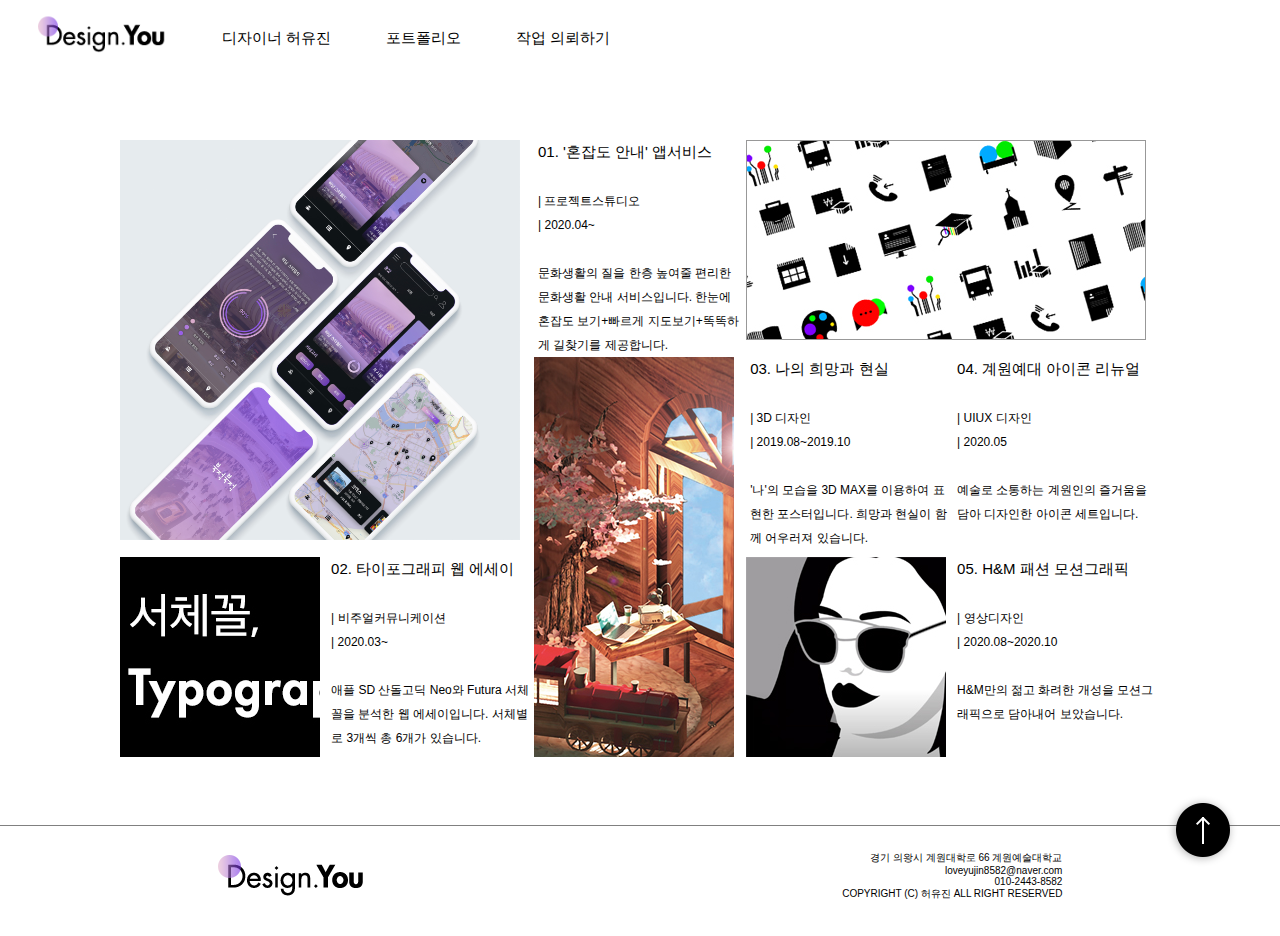
<file: index.html>
<!DOCTYPE html><!-- 21961129 허유진 -->
<html lang="en" dir="ltr">
  <head>
    <meta charset="utf-8">
    <title>허유진의 포트폴리오</title>
    <style media="screen">
      p {
        color:black;
        font-family:"Noto Sans KR" , sans-serif;
        font-size:12px;
        font-weight: normal;
        line-height: 200%;
        vertical-align: text-top;
        margin: 0 0 0 2%;
      }
      table,tr,td {
        border-collapse:collapse;
      }
      table {
        width:1040px;
        margin:0 auto%;
      }
      td {
        width:200px;
        height:200px;
        vertical-align: top;
      }
      #gutter {
        width:5px;
      }
      #table span {
        font-size:15px;
        font-family: 'Noto Sans KR', sans-serif;
        font-weight: 500;
      }
    </style>
  </head>
  <body>
    <link type="text/css" rel="stylesheet" href="./css.css"></link>
    <link href="https://fonts.googleapis.com/css2?family=NotoSerifKR&display=swap" rel="stylesheet">
    <link href="https://fonts.googleapis.com/css2?family=NotoSansKR&display=swap" rel="stylesheet">
    <ul id="menu">
     <li><a href="./index.html"><img id="logo" src="./logo.png"></a></li>
     <li><a href="./index_me_about.html">디자이너 허유진</a></li>
     <li><a href="./index_portfolio_main.html">포트폴리오</a></li>
     <li><a href="./index_request.html">작업 의뢰하기</a></li>
    </ul>
   <center>
    <table id="table">
      <tr>
        <td colspan="2" rowspan="2"><a href="index_portfolio_1.html"><img src="./main1.jpg" width="400px"><a/></td>
        <td><p><span><a href="index_portfolio_1.html">01. '혼잡도 안내' 앱서비스</a></span>
            <br><br>| 프로젝트스튜디오<br>| 2020.04~<br><br>
            문화생활의 질을 한층 높여줄 편리한 문화생활 안내 서비스입니다. 한눈에 혼잡도 보기+빠르게 지도보기+똑똑하게 길찾기를 제공합니다.</p></td>
        <td rowspan="3" id="gutter"></td>
        <td colspan="2"><a href="index_portfolio_4.html"><img src="./main4.jpg"></a></td>
      </tr>
      <tr>
        <td rowspan="2"><a href="index_portfolio_3.html"><img src="./main3.jpg"></a></td>
        <td><p><span><a href="index_portfolio_3.html">03. 나의 희망과 현실</a></span>
            <br><br>| 3D 디자인<br>| 2019.08~2019.10<br><br>
            '나'의 모습을 3D MAX를 이용하여 표현한 포스터입니다. 희망과 현실이 함께 어우러져 있습니다.</p></td>
        <td><p><span><a href="index_portfolio_4.html">04. 계원예대 아이콘 리뉴얼</a></span>
            <br><br>| UIUX 디자인<br>| 2020.05<br><br>
            예술로 소통하는 계원인의 즐거움을 담아 디자인한 아이콘 세트입니다.</p></td>
      </tr>
      <tr>
        <td><a href="index_portfolio_2.html"><img src="./main2.jpg"></a></td>
        <td><p><span><a href="index_portfolio_2.html">02. 타이포그래피 웹 에세이</a></span>
            <br><br>| 비주얼커뮤니케이션<br>| 2020.03~<br><br>
            애플 SD 산돌고딕 Neo와 Futura 서체꼴을 분석한 웹 에세이입니다. 서체별로 3개씩 총 6개가 있습니다.</p></td>
        <td><a href="index_portfolio_5.html"><img src="./main5.jpg"></a></td>
        <td><p><span><a href="index_portfolio_5.html">05. H&M 패션 모션그래픽</a></span>
            <br><br>| 영상디자인<br>| 2020.08~2020.10<br><br>
            H&M만의 젊고 화려한 개성을 모션그래픽으로 담아내어 보았습니다.<p></td>
      </tr>
    </table>
   </center>
   <footer>
    <div id='footer_box'>
     <div id='footer_logo'>
      <img src='./logo.png'>
       </div>
        <ul id='address'>
         <li>경기 의왕시 계원대학로 66 계원예술대학교</li>
         <li>loveyujin8582@naver.com</li>
         <li>010-2443-8582</li>
         <li>COPYRIGHT (C) 허유진 ALL RIGHT RESERVED</li>
        </ul>
       </div>
     </div>
    </footer>
    <a style="display:scroll; position:fixed; bottom:3%; right:3%;" href="#">
     <img src="./top_bt.png"></a>
  </body>
</html>
</file>
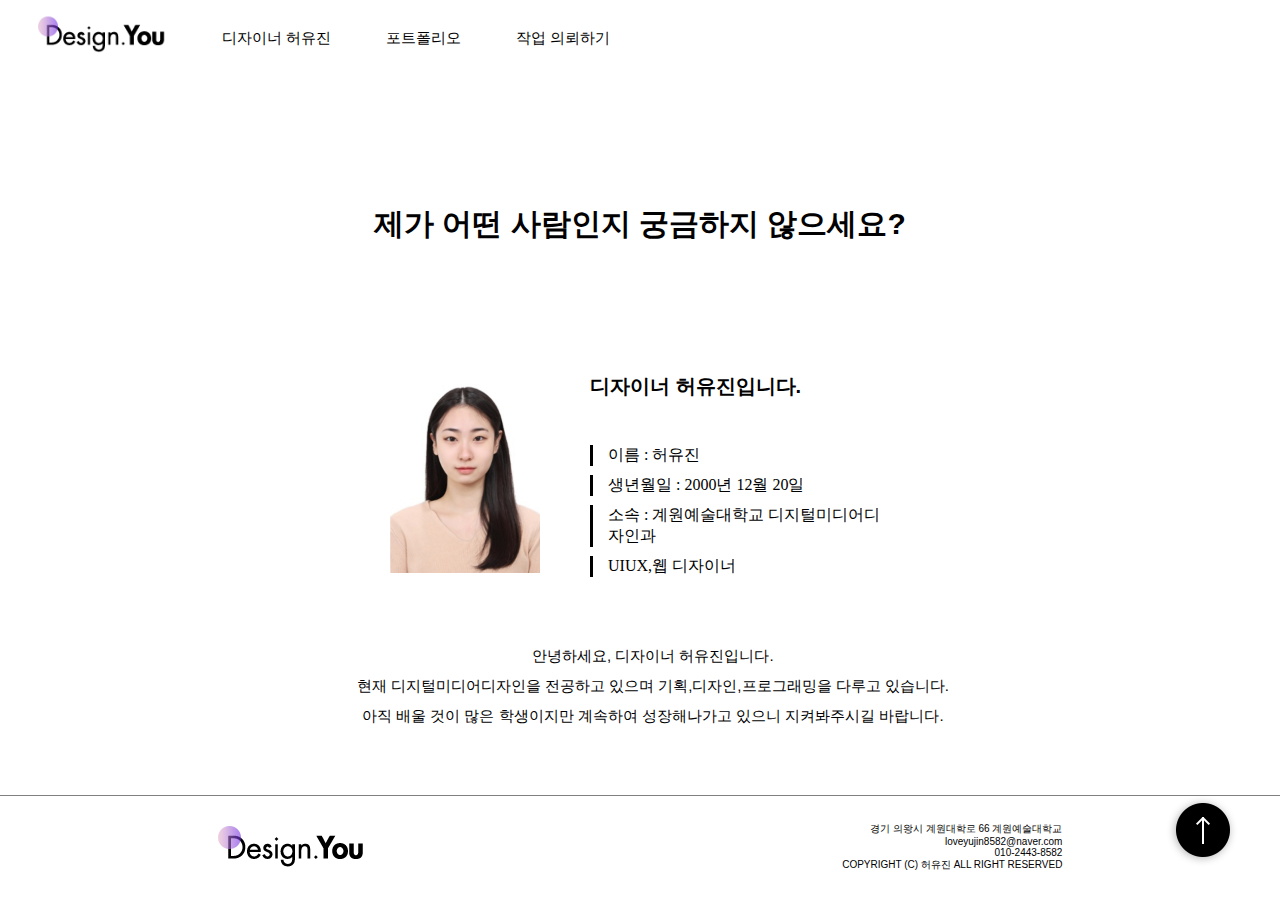
<file: index_me_about.html>
<!DOCTYPE html><!-- 21961129 허유진 -->
<html lang="en" dir="ltr">
  <head>
    <meta charset="utf-8">
    <title>디자이너 허유진 소개</title>
    <style media="screen">
      p {
        color:black;
        font-family:"Noto Sans KR" , sans-serif;
        font-size:12px;
        font-weight: normal;
        line-height: 200%;
        vertical-align: text-top;
        margin: 0 0 0 2%;
      }
      #hello {
        margin-top: 5%;
        color:black;
        font-family:"Noto Sans KR" , sans-serif;
        font-size:15px;
        font-weight: normal;
        line-height: 200%;
      }
      table,tr,td {
        border-collapse:collapse;
      }
      table {
        margin:0 auto;
      }
      #img {
        width:200px;
        vertical-align: top;
      }
      #info {
        width:300px;
      }
      td li {
        border-left: solid 3px black;
        margin-top: 3%;
        padding-left: 5%;
      }
      #table span {
        font-size:20px;
        font-family: 'Noto Sans KR', sans-serif;
        font-weight: 700;
      }
    </style>
  </head>
  <body>
    <link type="text/css" rel="stylesheet" href="./css.css"></link>
    <link href="https://fonts.googleapis.com/css2?family=NotoSerifKR&display=swap" rel="stylesheet">
    <link href="https://fonts.googleapis.com/css2?family=NotoSansKR&display=swap" rel="stylesheet">
    <ul id="menu">
     <li><a href="./index.html"><img id="logo" src="./logo.png"></a></li>
     <li><a href="./index_me_about.html"><b>디자이너 허유진</b></a></li>
     <li><a href="./index_portfolio_main.html">포트폴리오</a></li>
     <li><a href="./index_request.html">작업 의뢰하기</a></li>
    </ul>
   <center>
     <h3>제가 어떤 사람인지 궁금하지 않으세요?</h3>
     <table id="table">
       <tr>
        <td id="img"><img src="./me_2.jpg" width="150px"></td>
        <td id="info"><span>디자이너 허유진입니다.</span><br><br><br>
         <ul><li>이름 : 허유진</li>
             <li>생년월일 : 2000년 12월 20일
             <li>소속 : 계원예술대학교 디지털미디어디자인과
             <li>UIUX,웹 디자이너
         </ul></td>
       </tr>
     </table>
     <p id="hello">안녕하세요, 디자이너 허유진입니다.<br>
     현재 디지털미디어디자인을 전공하고 있으며 기획,디자인,프로그래밍을 다루고 있습니다.<br>
     아직 배울 것이 많은 학생이지만 계속하여 성장해나가고 있으니 지켜봐주시길 바랍니다.</p>
   </center>
   <footer>
    <div id='footer_box'>
     <div id='footer_logo'>
      <img src='./logo.png'>
       </div>
        <ul id='address'>
         <li>경기 의왕시 계원대학로 66 계원예술대학교</li>
         <li>loveyujin8582@naver.com</li>
         <li>010-2443-8582</li>
         <li>COPYRIGHT (C) 허유진 ALL RIGHT RESERVED</li>
        </ul>
       </div>
     </div>
    </footer>
    <a style="display:scroll; position:fixed; bottom:3%; right:3%;" href="#">
     <img src="./top_bt.png"></a>
  </body>
</html>
</file>
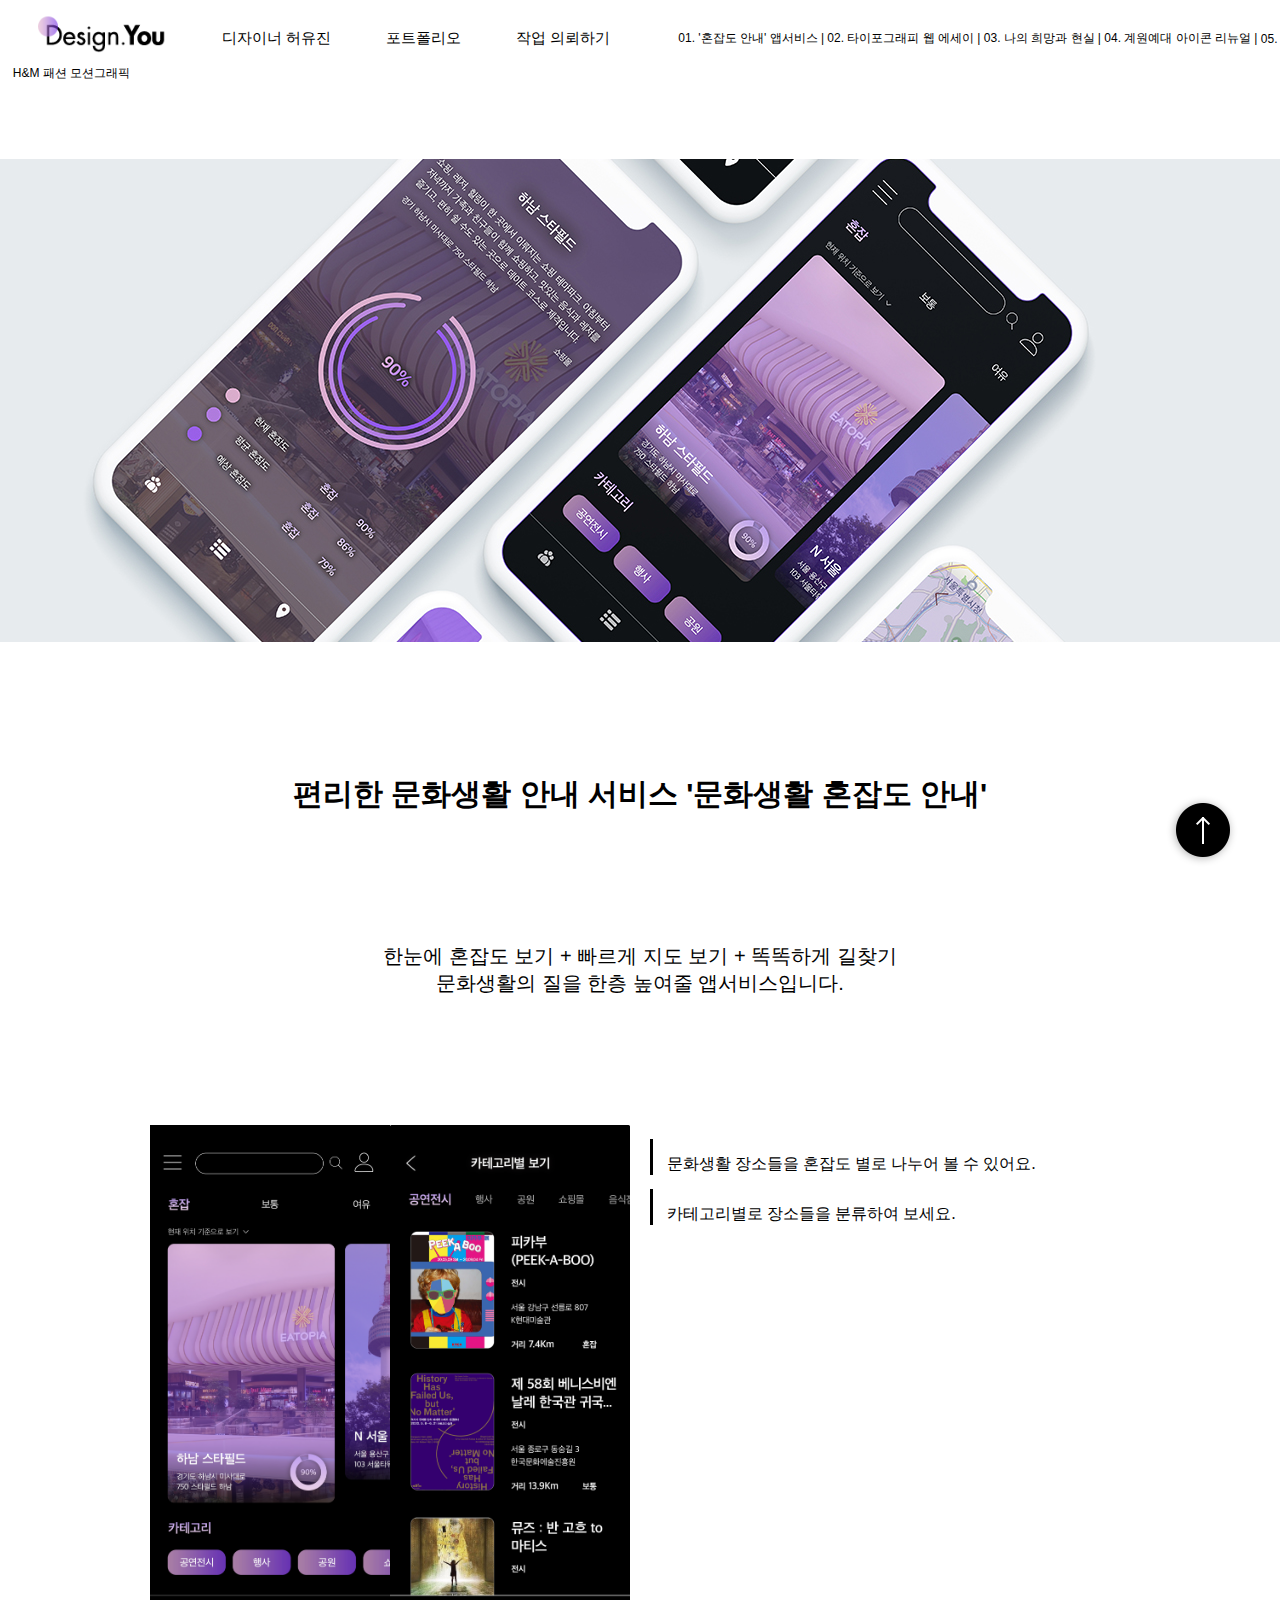
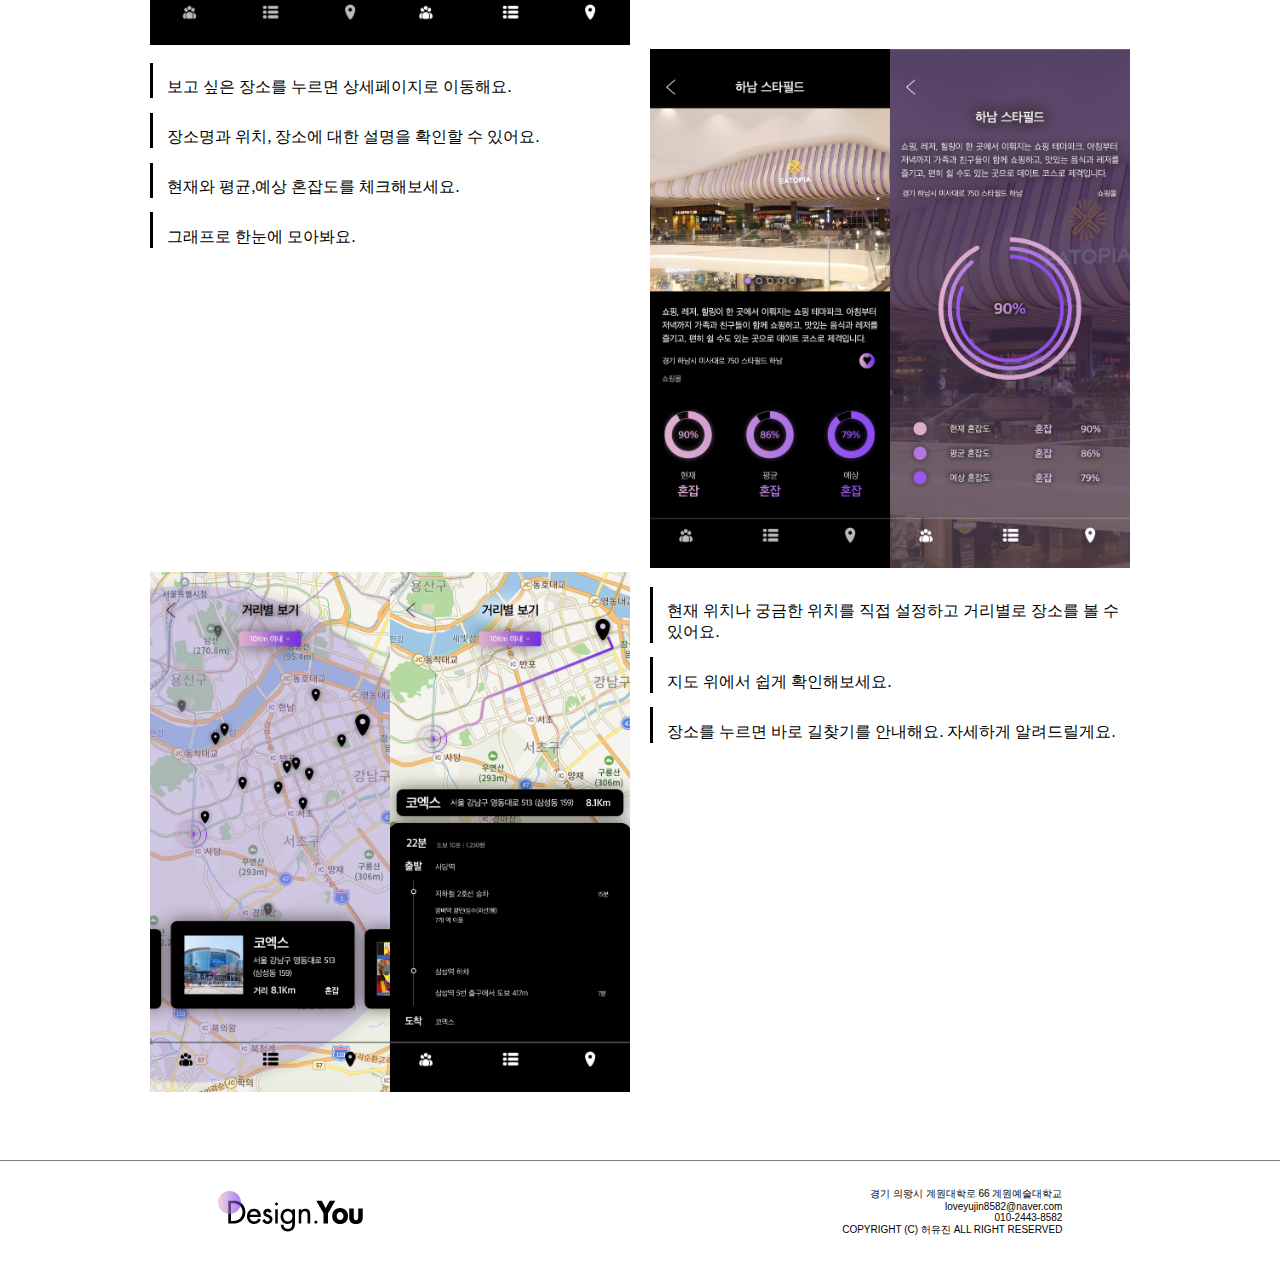
<file: index_portfolio_1.html>
<!DOCTYPE html><!-- 21961129 허유진 -->
<html lang="en" dir="ltr">
  <head>
    <meta charset="utf-8">
    <title>'혼잡도 안내'앱서비스</title>
    <style media="screen">
      p {
        color:black;
        font-family:"Noto Sans KR" , sans-serif;
        font-size:12px;
        font-weight: normal;
        line-height: 200%;
        vertical-align: text-top;
        margin: 2% 0 5% 0;
      }
      #menu li span {
        text-align: right;
        margin:3% 3% 0 1%;
        vertical-align:center;
        font-size: 12px;
        font-family: 'Noto Sans KR', sans-serif;
        font-weight: 200;
      }
      table,tr,td {
        border-collapse:collapse;
      }
      table {
        margin:0 auto;
      }
      td {
        width:480px;
        vertical-align: top;
      }
      td li {
        border-left: solid 3px black;
        margin-top: 3%;
        padding-left: 3%;
        padding-top:3%;
        vertical-align: middle;
      }
      #gutter {
        width:20px;
      }
      #table span {
        font-size:20px;
        font-family: 'Noto Sans KR', sans-serif;
        font-weight: 700;
      }
    </style>
  </head>
  <body>
    <link type="text/css" rel="stylesheet" href="./css.css"></link>
    <link href="https://fonts.googleapis.com/css2?family=NotoSerifKR&display=swap" rel="stylesheet">
    <link href="https://fonts.googleapis.com/css2?family=NotoSansKR&display=swap" rel="stylesheet">
    <ul id="menu">
     <li><a href="./index.html"><img id="logo" src="./logo.png"></a></li>
     <li><a href="./index_me_about.html">디자이너 허유진</a></li>
     <li><a href="./index_portfolio_main.html"><b>포트폴리오</b></a></li>
     <li><a href="./index_request.html">작업 의뢰하기</a></li>
     <li><span><a href="./index_portfolio_1.html"><b>01. '혼잡도 안내' 앱서비스</b></a> |
       <a href="./index_portfolio_2.html">02. 타이포그래피 웹 에세이</a> |
       <a href="./index_portfolio_3.html">03. 나의 희망과 현실</a> |
       <a href="./index_portfolio_4.html">04. 계원예대 아이콘 리뉴얼</a> |
       <a href="./index_portfolio_5.html">05. H&M 패션 모션그래픽</a></li>
    </ul>
    <img src="./main1_2.jpg" width="100%">
   <center>
     <h3>편리한 문화생활 안내 서비스 '문화생활 혼잡도 안내'</h3>
     <h4>한눈에 혼잡도 보기 + 빠르게 지도 보기 + 똑똑하게 길찾기<br>
     문화생활의 질을 한층 높여줄 앱서비스입니다.</h4>
     <table id="table">
       <tr>
        <td><img src="./main1_3.jpg" width="240px"><img src="./main1_4.jpg" width="240px"></td>
        <td id="gutter"></td>
        <td>
          <ul>
            <li>문화생활 장소들을 혼잡도 별로 나누어 볼 수 있어요.</li>
            <li>카테고리별로 장소들을 분류하여 보세요.</li>
        </td>
       </tr>
       <tr>
         <td>
          <ul>
            <li>보고 싶은 장소를 누르면 상세페이지로 이동해요.</li>
            <li>장소명과 위치, 장소에 대한 설명을 확인할 수 있어요.</li>
            <li>현재와 평균,예상 혼잡도를 체크해보세요.</li>
            <li>그래프로 한눈에 모아봐요.</li>
         </td>
         <td id="gutter"></td>
         <td><img src="./main1_5.jpg" width="240px"><img src="./main1_6.jpg" width="240"></td>
       </tr>
       <tr>
         <td><img src="./main1_7.jpg" width="240px"><img src="./main1_8.jpg" width="240"></td>
         <td id="gutter"></td>
         <td>
          <ul>
          <li>현재 위치나 궁금한 위치를 직접 설정하고 거리별로 장소를 볼 수 있어요.</li>
          <li>지도 위에서 쉽게 확인해보세요.</li>
          <li>장소를 누르면 바로 길찾기를 안내해요. 자세하게 알려드릴게요.</li></td>
       </tr>
     </table>
   </center>
   <footer>
    <div id='footer_box'>
     <div id='footer_logo'>
      <img src='./logo.png'>
       </div>
        <ul id='address'>
         <li>경기 의왕시 계원대학로 66 계원예술대학교</li>
         <li>loveyujin8582@naver.com</li>
         <li>010-2443-8582</li>
         <li>COPYRIGHT (C) 허유진 ALL RIGHT RESERVED</li>
        </ul>
       </div>
     </div>
    </footer>
    <a style="display:scroll; position:fixed; bottom:3%; right:3%;" href="#">
     <img src="./top_bt.png"></a>
  </body>
</html>
</file>
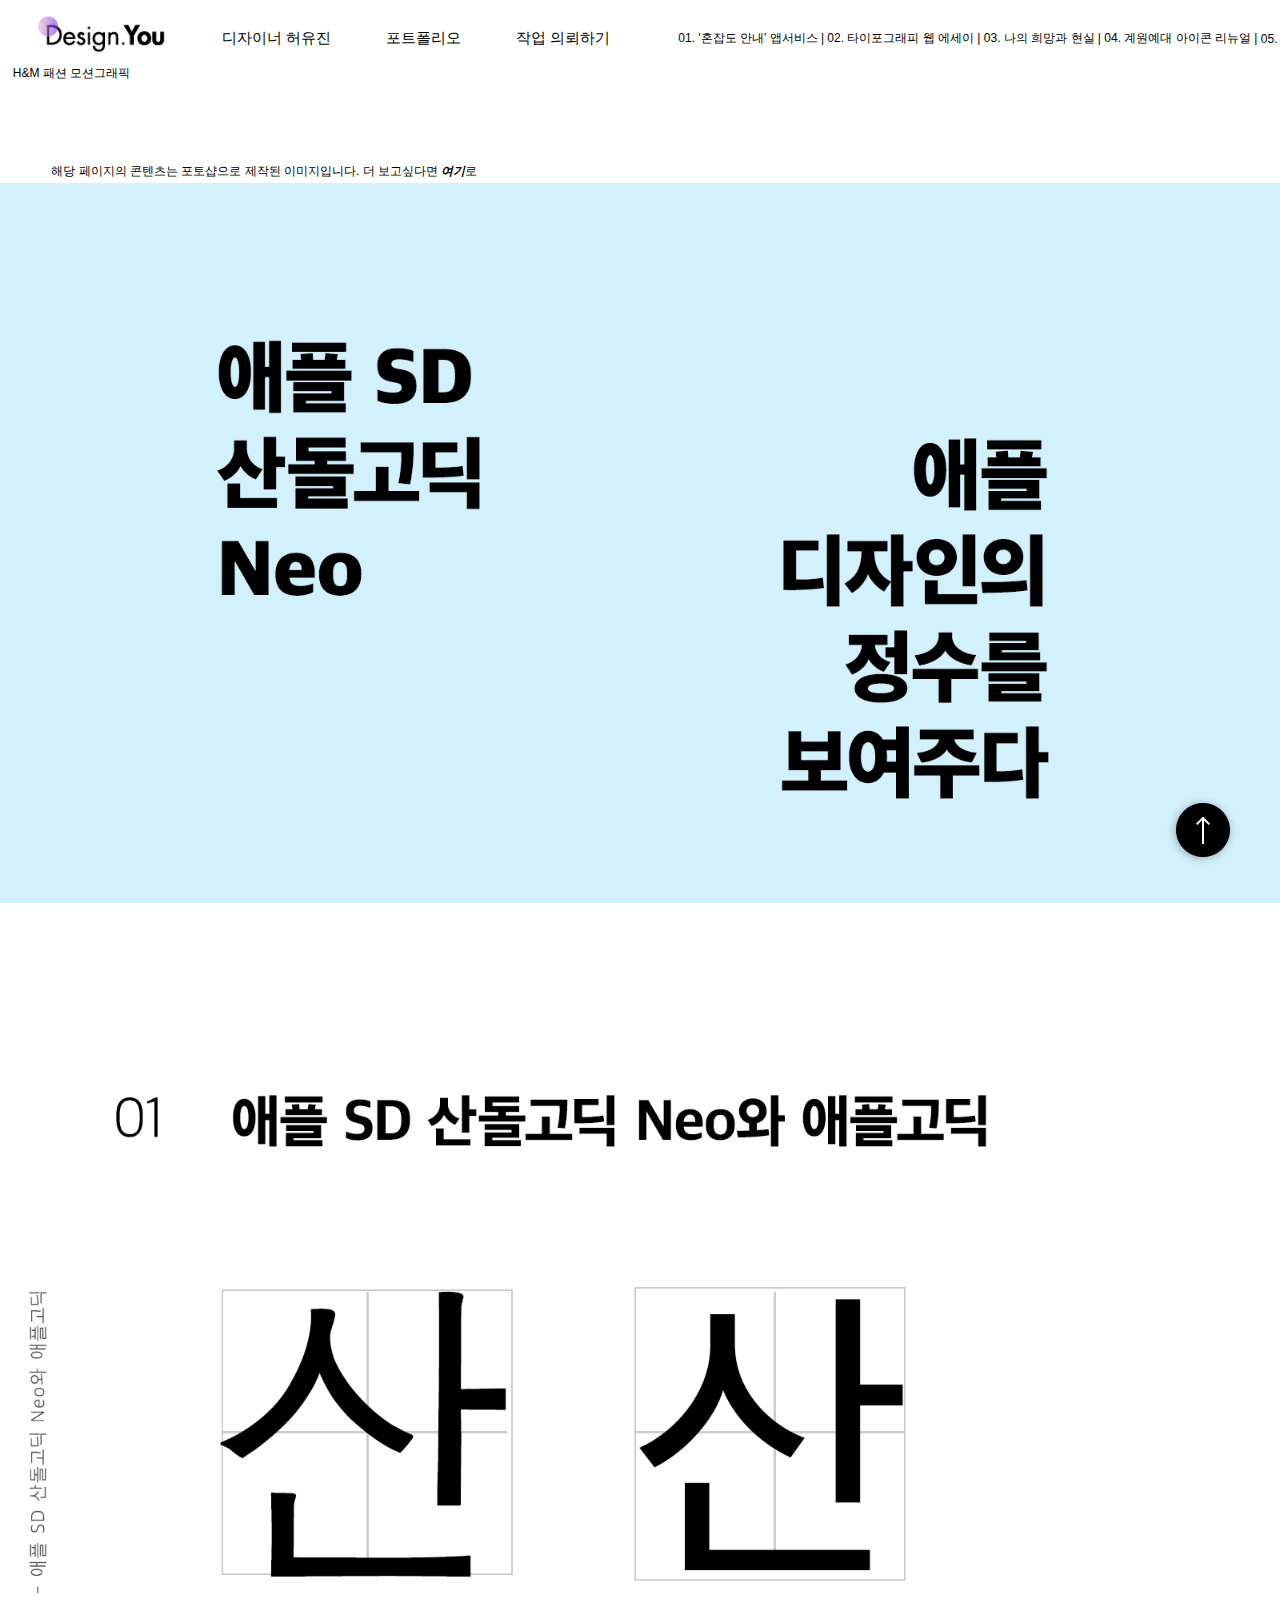
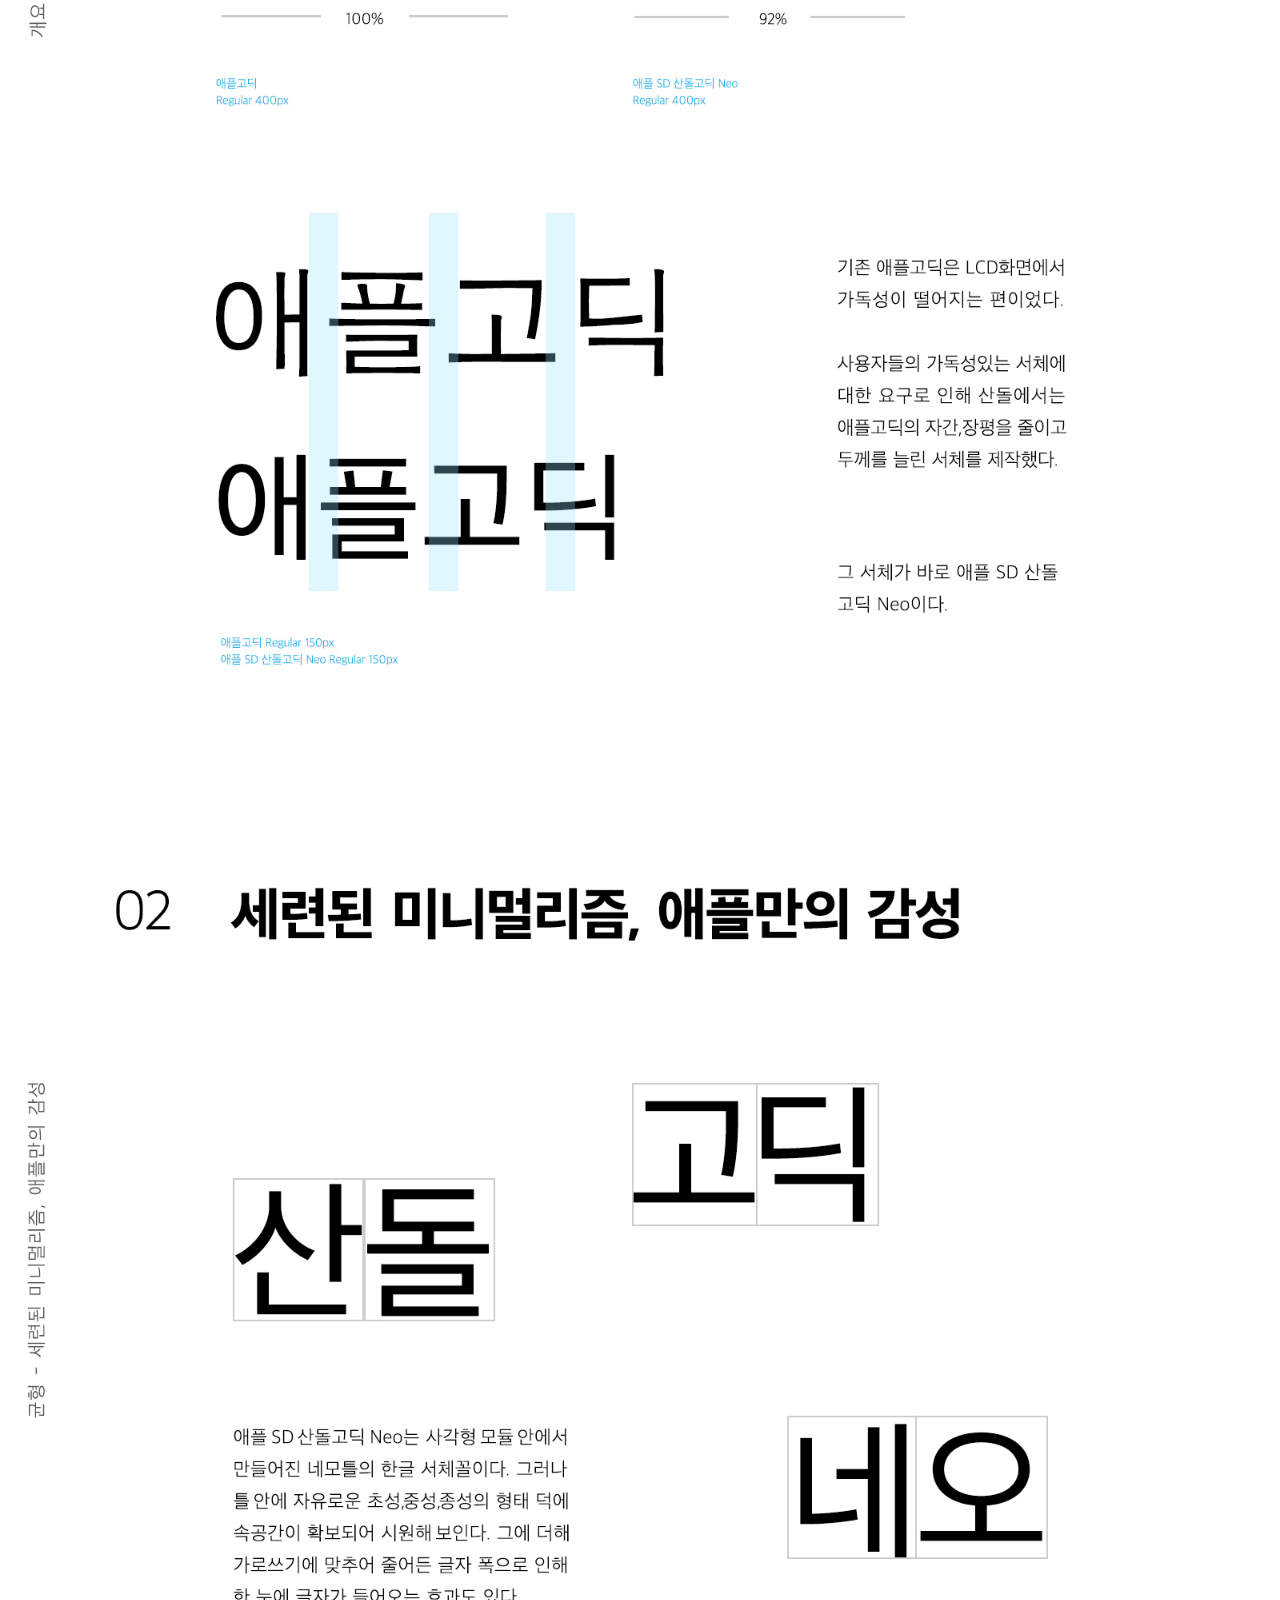
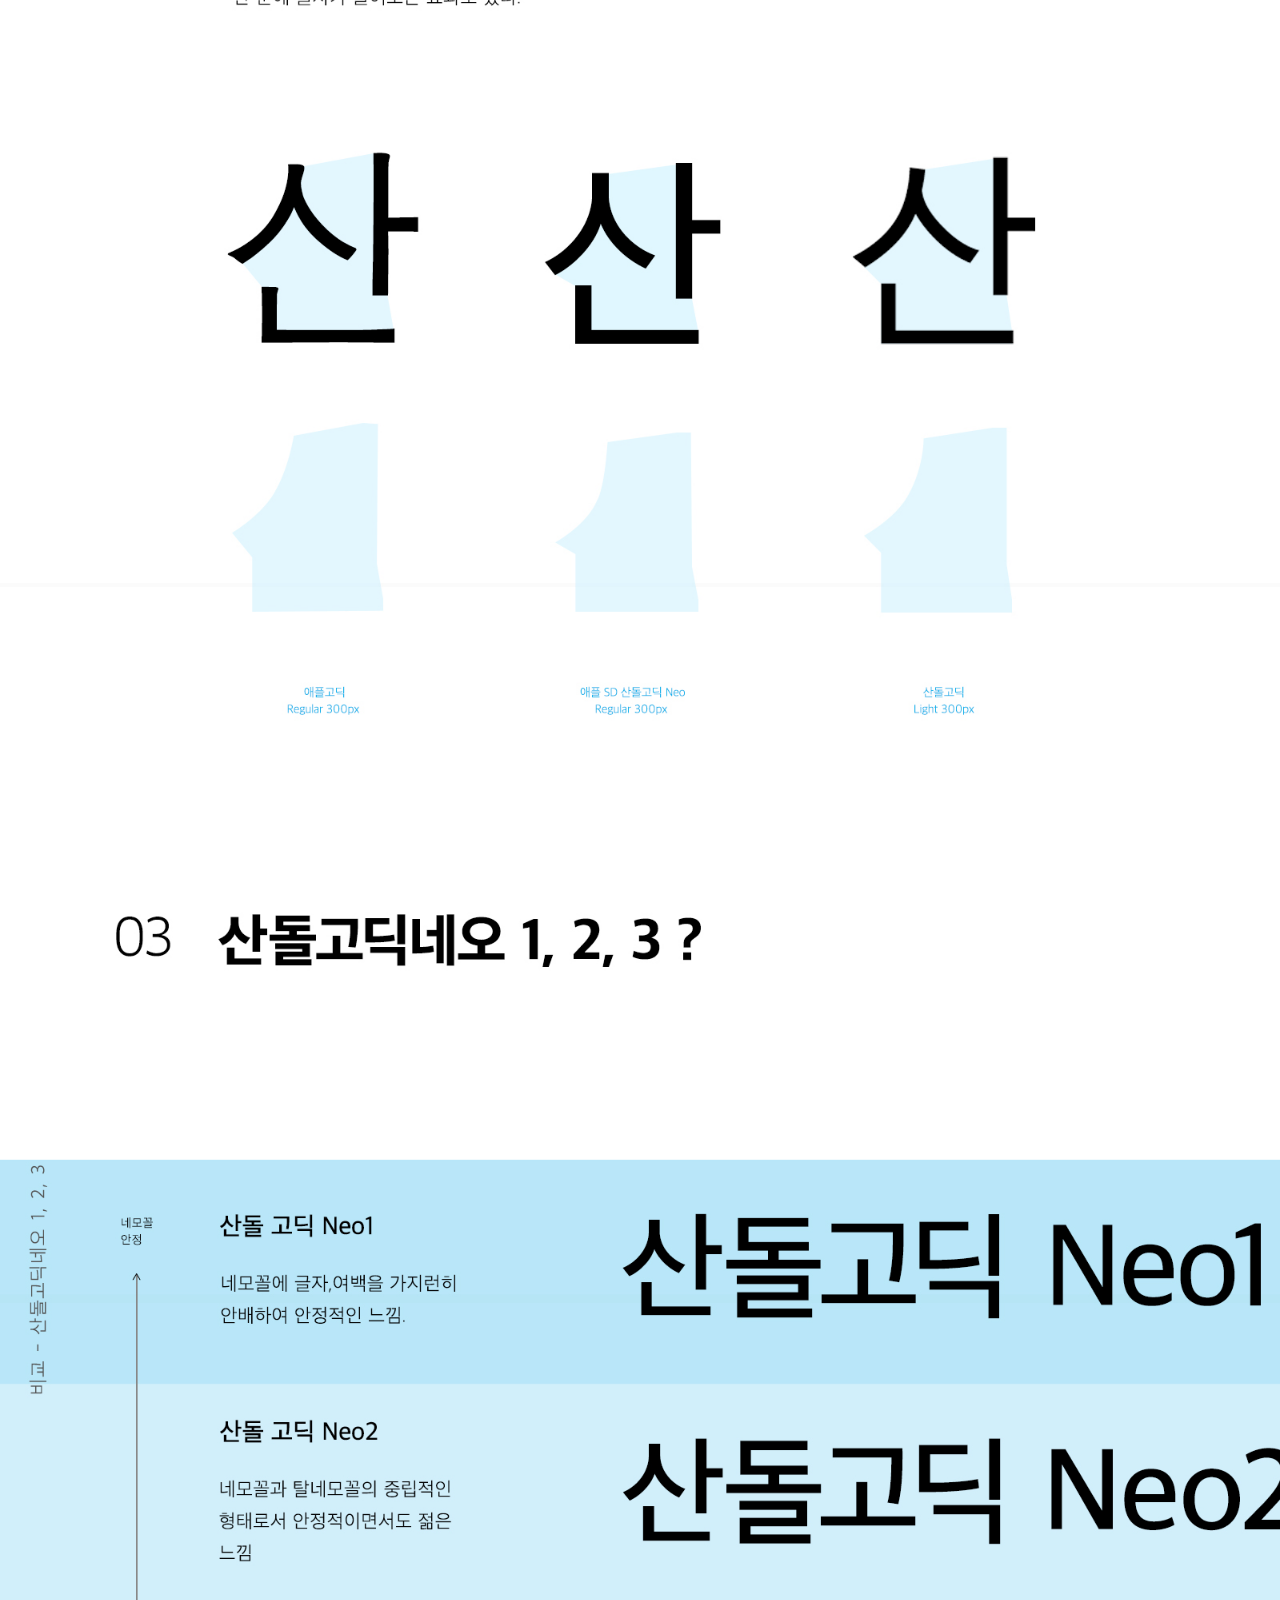
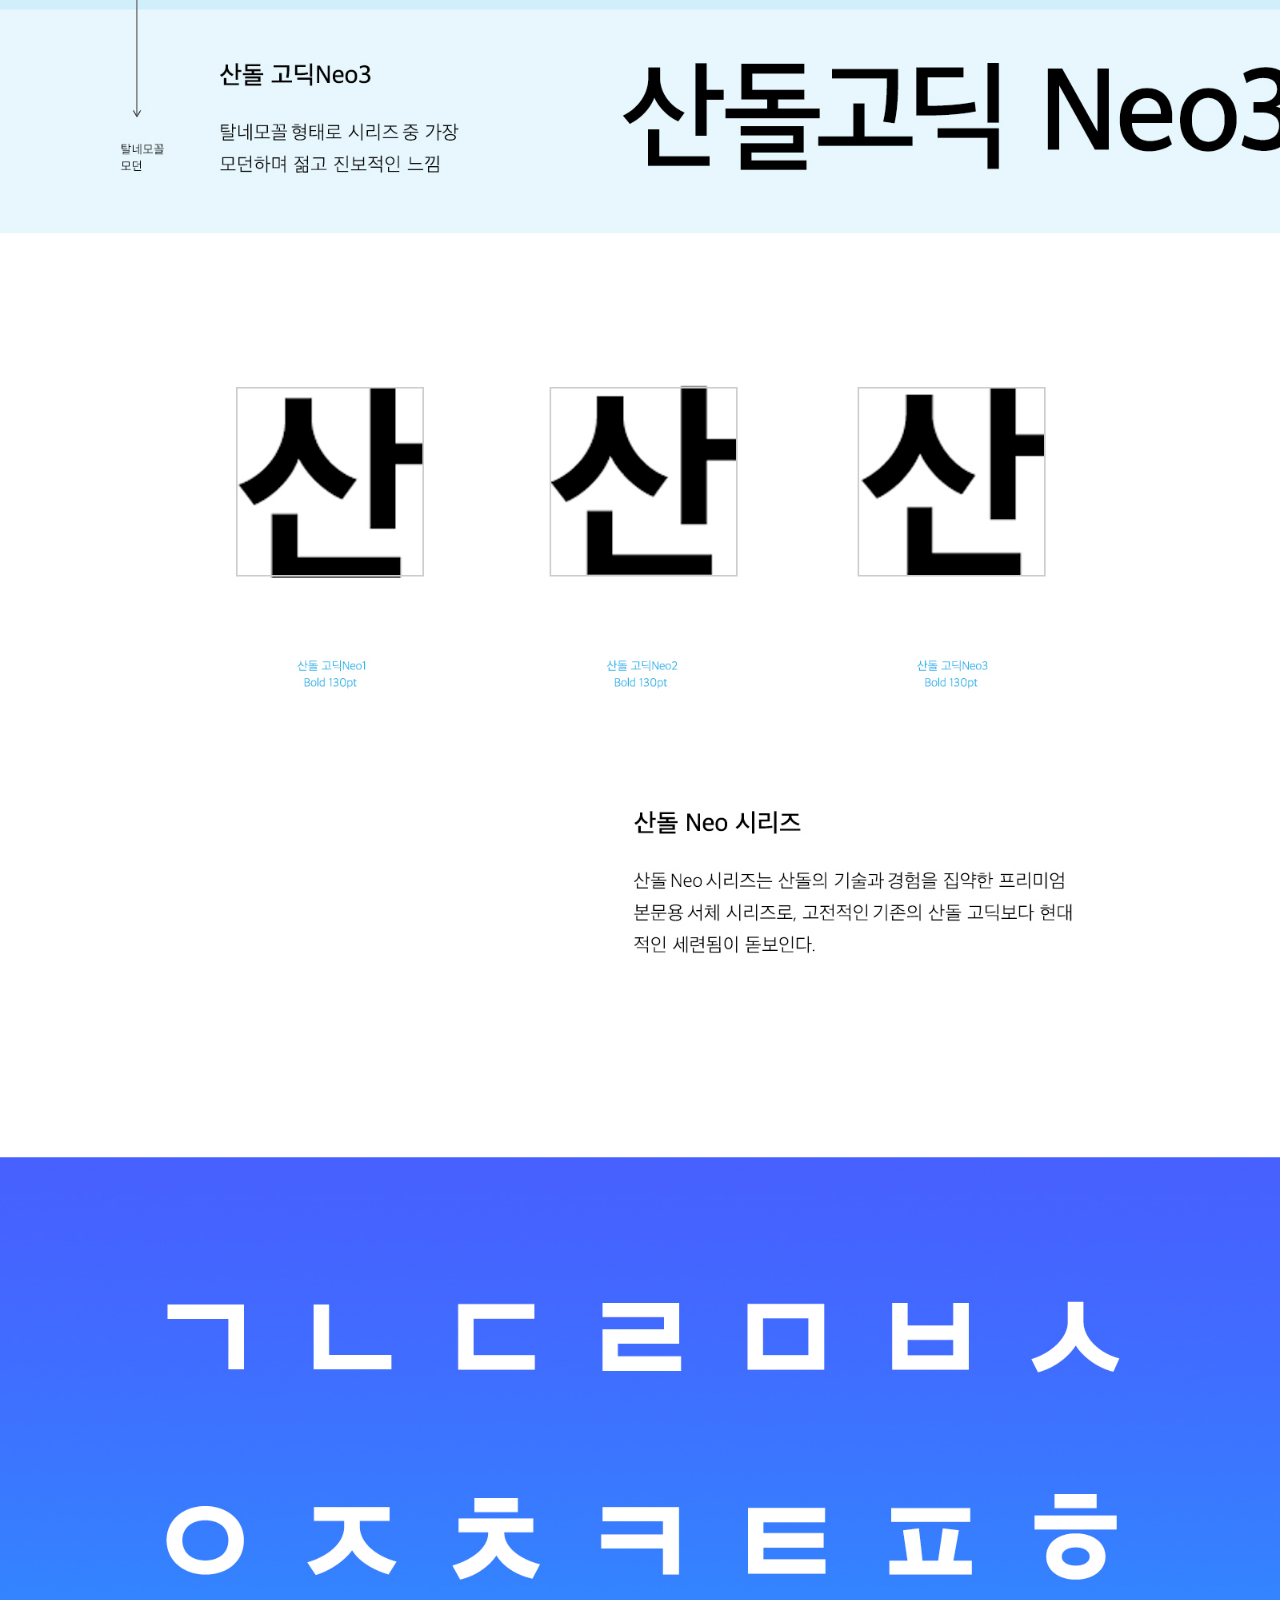
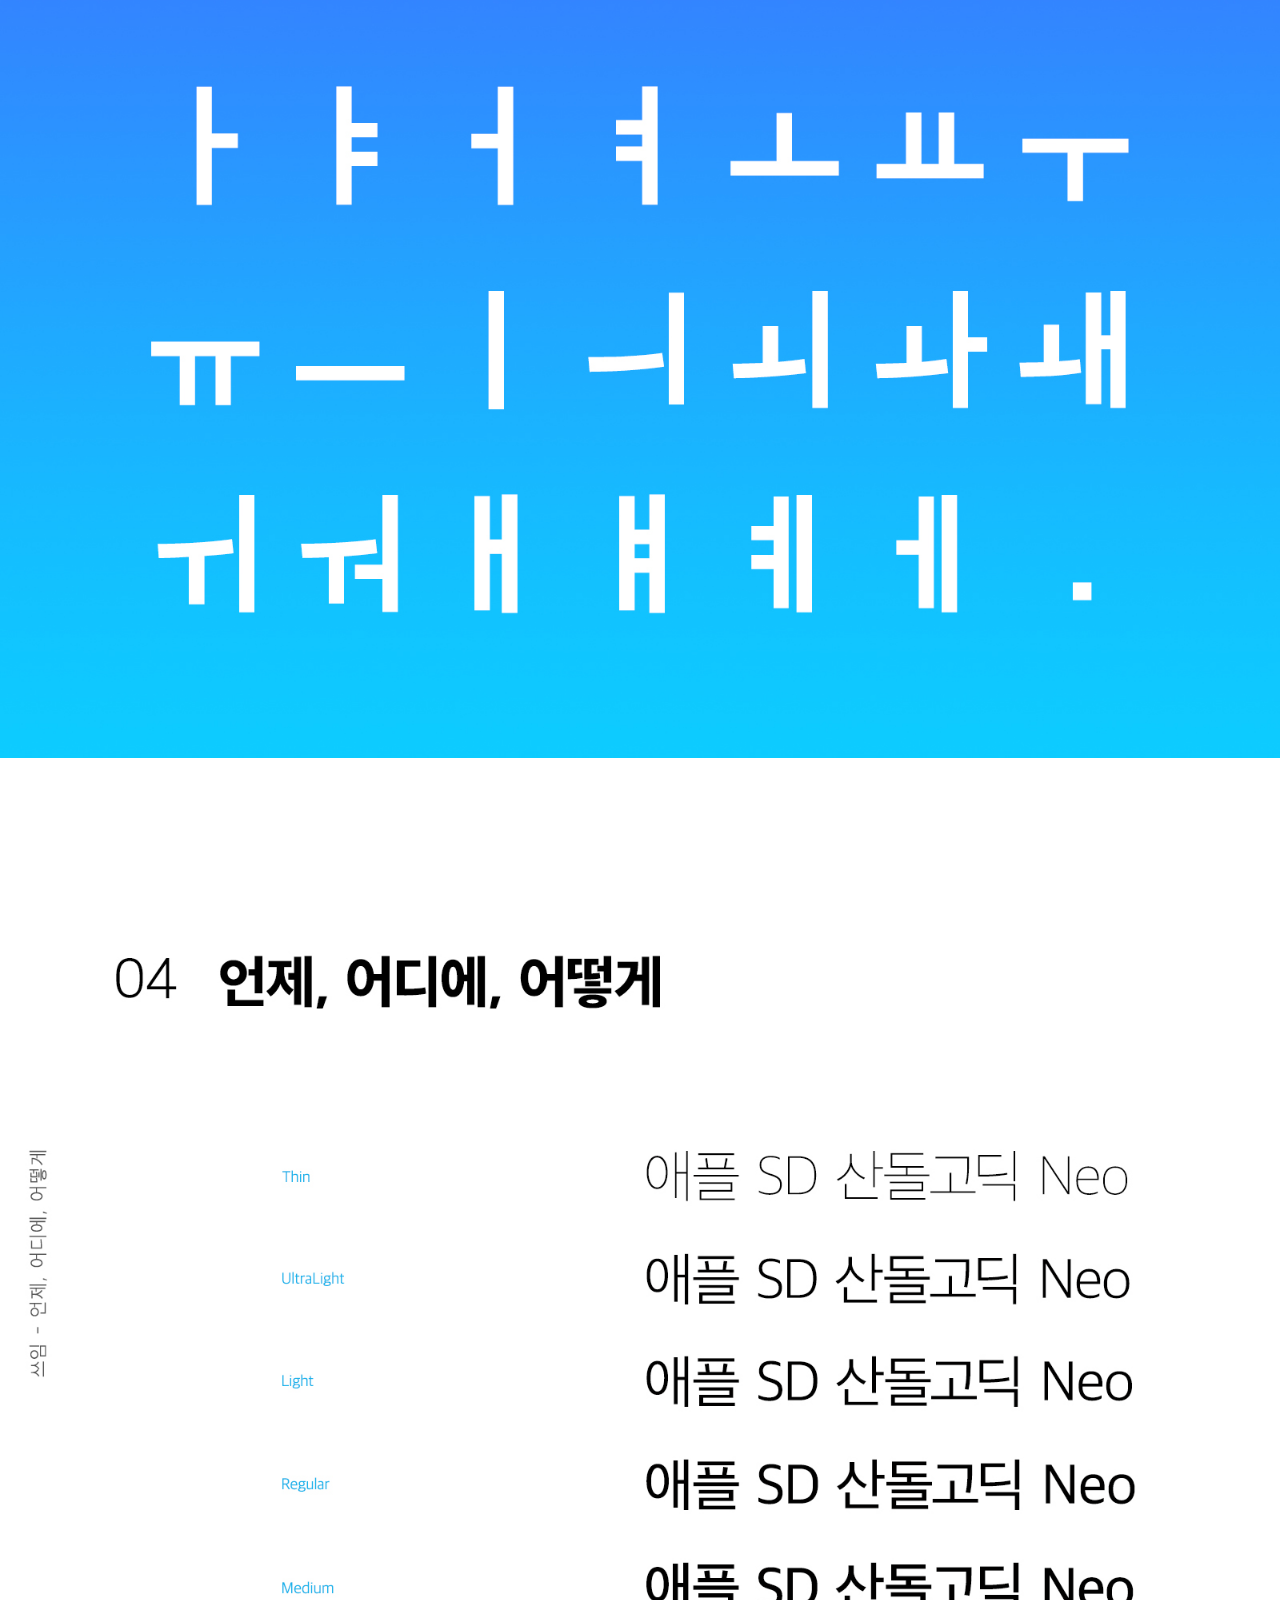
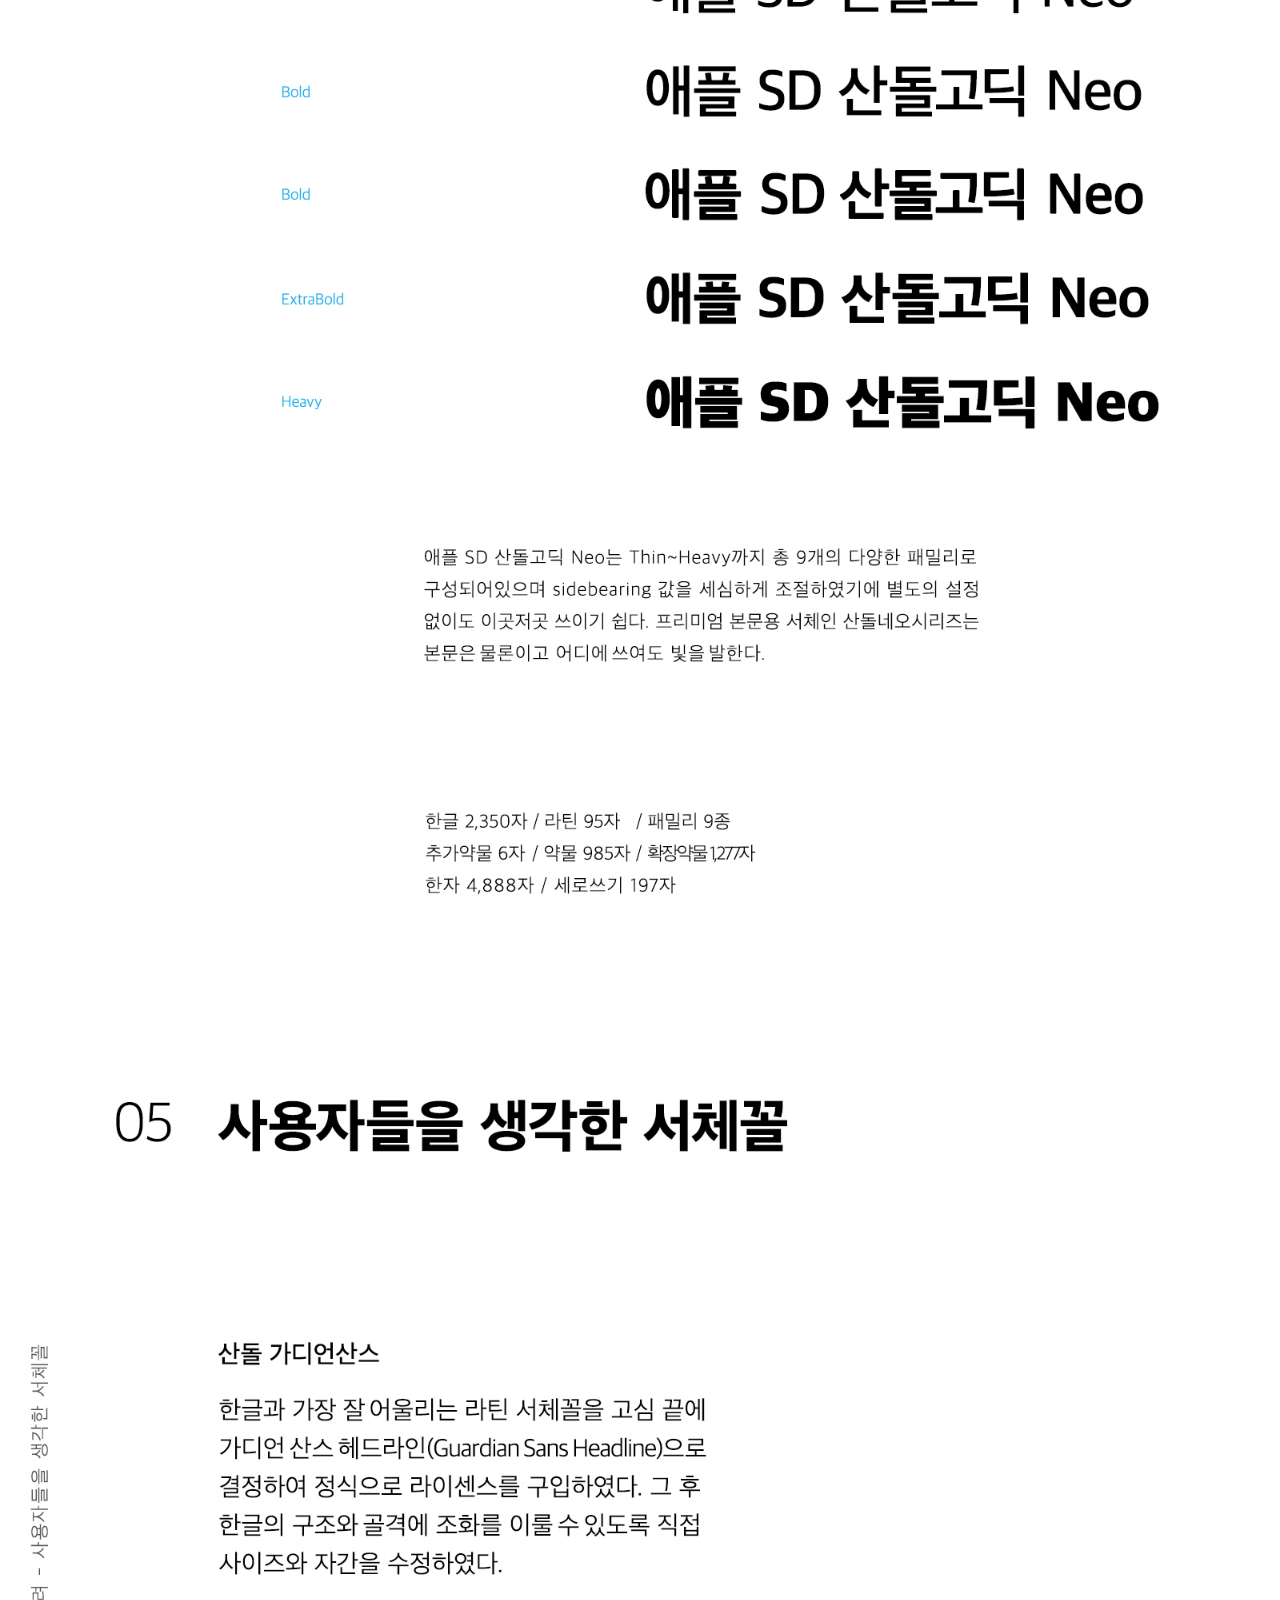
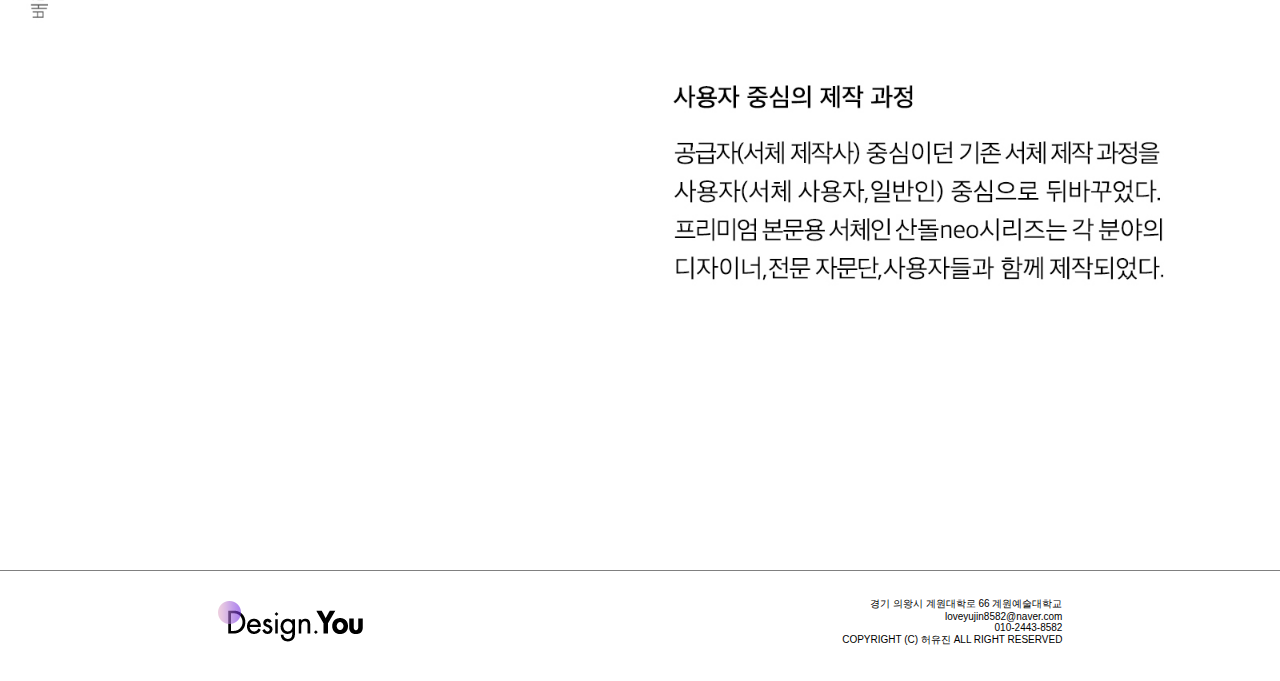
<file: index_portfolio_2.html>
<!DOCTYPE html><!-- 21961129 허유진 -->
<html lang="en" dir="ltr">
  <head>
    <meta charset="utf-8">
    <title>타이포그래피 웹 에세이</title>
    <style media="screen">
      #logo {
        width:10%;
      }
      p {
        color:black;
        font-family:"Noto Sans KR" , sans-serif;
        font-size:12px;
        font-weight: normal;
        line-height: 200%;
        vertical-align: text-top;
        margin: 0 0 0 4%;
      }
      p span {
        font-style: italic;
        font-weight: bold;
      }
      #menu li span {
        text-align: right;
        margin:3% 3% 0 1%;
        vertical-align:center;
        font-size: 12px;
        font-family: 'Noto Sans KR', sans-serif;
        font-weight: 200;
      }
    </style>
  </head>
  <body>
    <link type="text/css" rel="stylesheet" href="./css.css"></link>
    <link href="https://fonts.googleapis.com/css2?family=NotoSerifKR&display=swap" rel="stylesheet">
    <link href="https://fonts.googleapis.com/css2?family=NotoSansKR&display=swap" rel="stylesheet">
    <ul id="menu">
     <li><a href="./index.html"><img id="logo" src="./logo.png"></a></li>
     <li><a href="./index_me_about.html">디자이너 허유진</a></li>
     <li><a href="./index_portfolio_main.html"><b>포트폴리오</b></a></li>
     <li><a href="./index_request.html">작업 의뢰하기</a></li>
     <li><span><a href="./index_portfolio_1.html">01. '혼잡도 안내' 앱서비스</a> |
       <a href="./index_portfolio_2.html"><b>02. 타이포그래피 웹 에세이</b></a> |
       <a href="./index_portfolio_3.html">03. 나의 희망과 현실</a> |
       <a href="./index_portfolio_4.html">04. 계원예대 아이콘 리뉴얼</a> |
       <a href="./index_portfolio_5.html">05. H&M 패션 모션그래픽</a></li>
    </ul>
    <p>해당 페이지의 콘텐츠는 포토샵으로 제작된 이미지입니다.
      더 보고싶다면 <a href="https://yujinh20.github.io/typography/"><span>여기</span></a>로</p>
    <img src="./kor1.jpg" width="100%">
   <footer>
    <div id='footer_box'>
     <div id='footer_logo'>
      <img src='./logo.png'>
       </div>
        <ul id='address'>
         <li>경기 의왕시 계원대학로 66 계원예술대학교</li>
         <li>loveyujin8582@naver.com</li>
         <li>010-2443-8582</li>
         <li>COPYRIGHT (C) 허유진 ALL RIGHT RESERVED</li>
        </ul>
       </div>
     </div>
    </footer>
    <a style="display:scroll; position:fixed; bottom:3%; right:3%;" href="#">
     <img src="./top_bt.png"></a>
  </body>
</html>
</file>
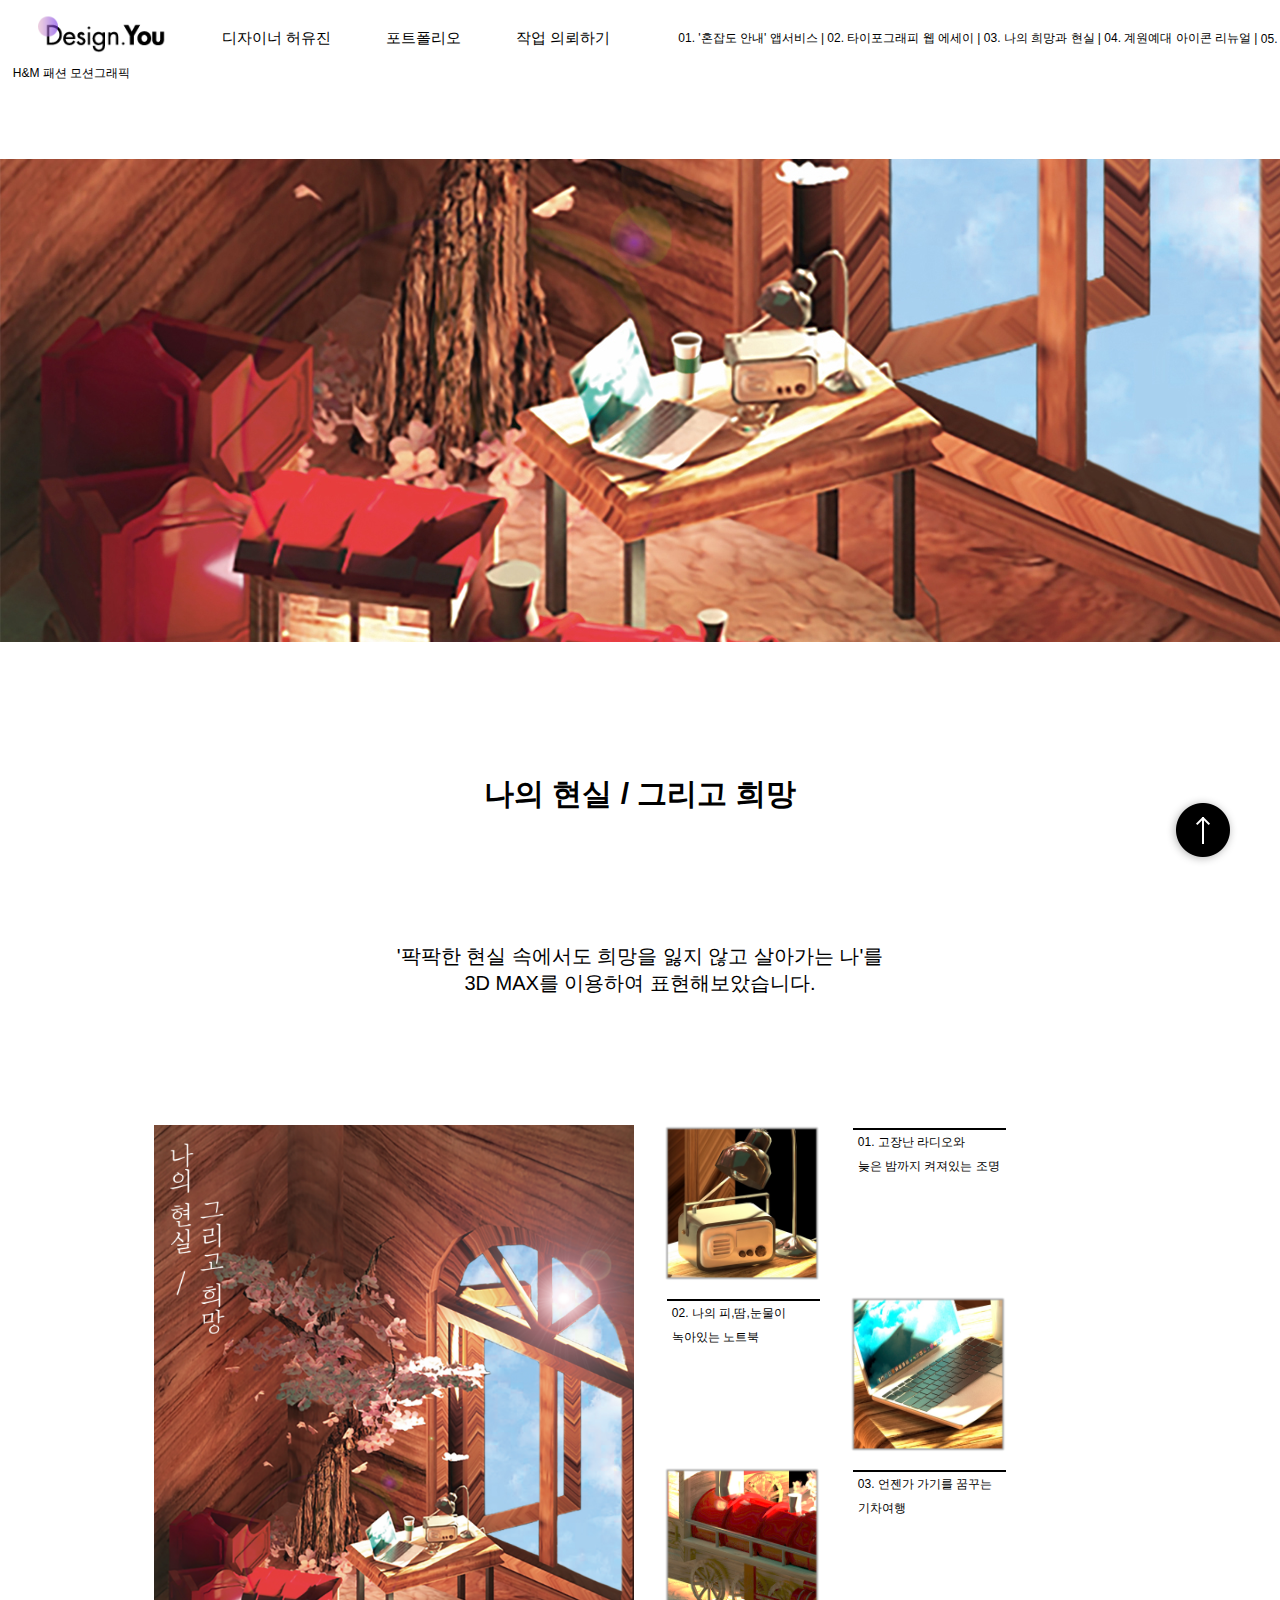
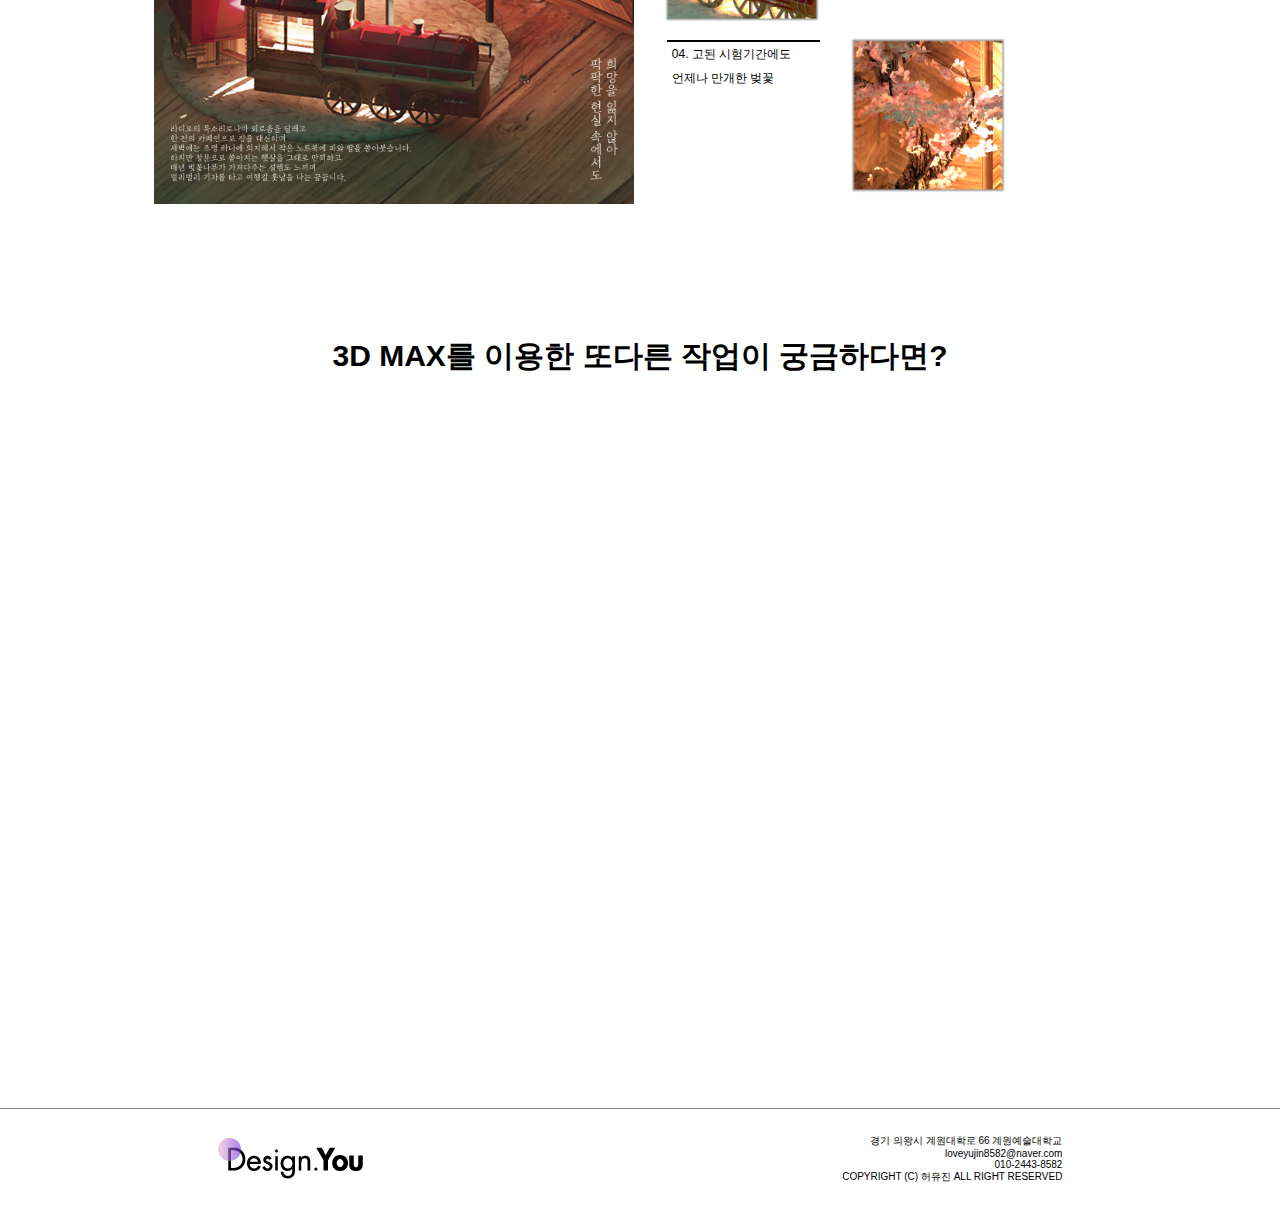
<file: index_portfolio_3.html>
<!DOCTYPE html><!-- 21961129 허유진 -->
<html lang="en" dir="ltr">
  <head>
    <meta charset="utf-8">
    <title>나의 희망과 현실</title>
    <style media="screen">
      p {
        color:black;
        font-family:"Noto Sans KR" , sans-serif;
        font-size:12px;
        font-weight: normal;
        line-height: 200%;
        vertical-align: text-top;
        margin: 2% 0 0 2%;
        border-top:solid 2px black;
        padding:0 0 0 3%;
      }
      #menu li span {
        text-align: right;
        margin:3% 3% 0 1%;
        vertical-align:center;
        font-size: 12px;
        font-family: 'Noto Sans KR', sans-serif;
        font-weight: 200;
      }
      table,tr,td {
        border-collapse:collapse;
      }
      table {
        margin:0 auto;
      }
      td {
        width:120px;
        vertical-align: top;
      }
      #gutter {
        width:30px;
      }
      #table span {
        font-size:20px;
        font-family: 'Noto Sans KR', sans-serif;
        font-weight: 700;
      }
    </style>
  </head>
  <body>
    <link type="text/css" rel="stylesheet" href="./css.css"></link>
    <link href="https://fonts.googleapis.com/css2?family=NotoSerifKR&display=swap" rel="stylesheet">
    <link href="https://fonts.googleapis.com/css2?family=NotoSansKR&display=swap" rel="stylesheet">
    <ul id="menu">
     <li><a href="./index.html"><img id="logo" src="./logo.png"></a></li>
     <li><a href="./index_me_about.html">디자이너 허유진</a></li>
     <li><a href="./index_portfolio_main.html"><b>포트폴리오</b></a></li>
     <li><a href="./index_request.html">작업 의뢰하기</a></li>
     <li><span><a href="./index_portfolio_1.html">01. '혼잡도 안내' 앱서비스</a> |
       <a href="./index_portfolio_2.html">02. 타이포그래피 웹 에세이</a> |
       <a href="./index_portfolio_3.html"><b>03. 나의 희망과 현실</b></a> |
       <a href="./index_portfolio_4.html">04. 계원예대 아이콘 리뉴얼</a> |
       <a href="./index_portfolio_5.html">05. H&M 패션 모션그래픽</a></li>
    </ul>
    <img src="./main3_8.jpg" width="100%">
   <center>
     <h3>나의 현실 / 그리고 희망</h3>
     <h4>'팍팍한 현실 속에서도 희망을 잃지 않고 살아가는 나'를<br>
     3D MAX를 이용하여 표현해보았습니다.</h4>
     <table id="table">
       <tr>
        <td rowspan="4" colspan="2"><img src="./main3_7.jpg" width="480px"></td>
        <td id="gutter" rowspan="4"></td>
        <td><img src="./main3_3.png" width="156px"></td>
        <td id="gutter" rowspan="4"></td>
        <td><p>01. 고장난 라디오와<br>늦은 밤까지 켜져있는 조명</p></td>
       </tr>
       <tr>
         <td><p>02. 나의 피,땀,눈물이<br>녹아있는 노트북</p></td>
         <td><img src="./main3_4.png" width="156px"><td>
       </tr>
       <tr>
         <td><img src="./main3_5.png" width="156px"></td>
         <td><p>03. 언젠가 가기를 꿈꾸는<br>기차여행</p></td>
       </tr>
       <tr>
         <td><p>04. 고된 시험기간에도<br>언제나 만개한 벚꽃</p></td>
         <td><img src="./main3_6.png" width="156px"></td>
       </tr>
     </table>
     <h3>3D MAX를 이용한 또다른 작업이 궁금하다면?</h3>
     <iframe width="951" height="535" src="https://www.youtube.com/embed/jkMr79Htb-4" frameborder="0" allow="accelerometer; autoplay; encrypted-media; gyroscope; picture-in-picture" allowfullscreen></iframe>
   </center>
   <footer>
    <div id='footer_box'>
     <div id='footer_logo'>
      <img src='./logo.png'>
       </div>
        <ul id='address'>
         <li>경기 의왕시 계원대학로 66 계원예술대학교</li>
         <li>loveyujin8582@naver.com</li>
         <li>010-2443-8582</li>
         <li>COPYRIGHT (C) 허유진 ALL RIGHT RESERVED</li>
        </ul>
       </div>
     </div>
    </footer>
    <a style="display:scroll; position:fixed; bottom:3%; right:3%;" href="#">
     <img src="./top_bt.png"></a>
  </body>
</html>
</file>
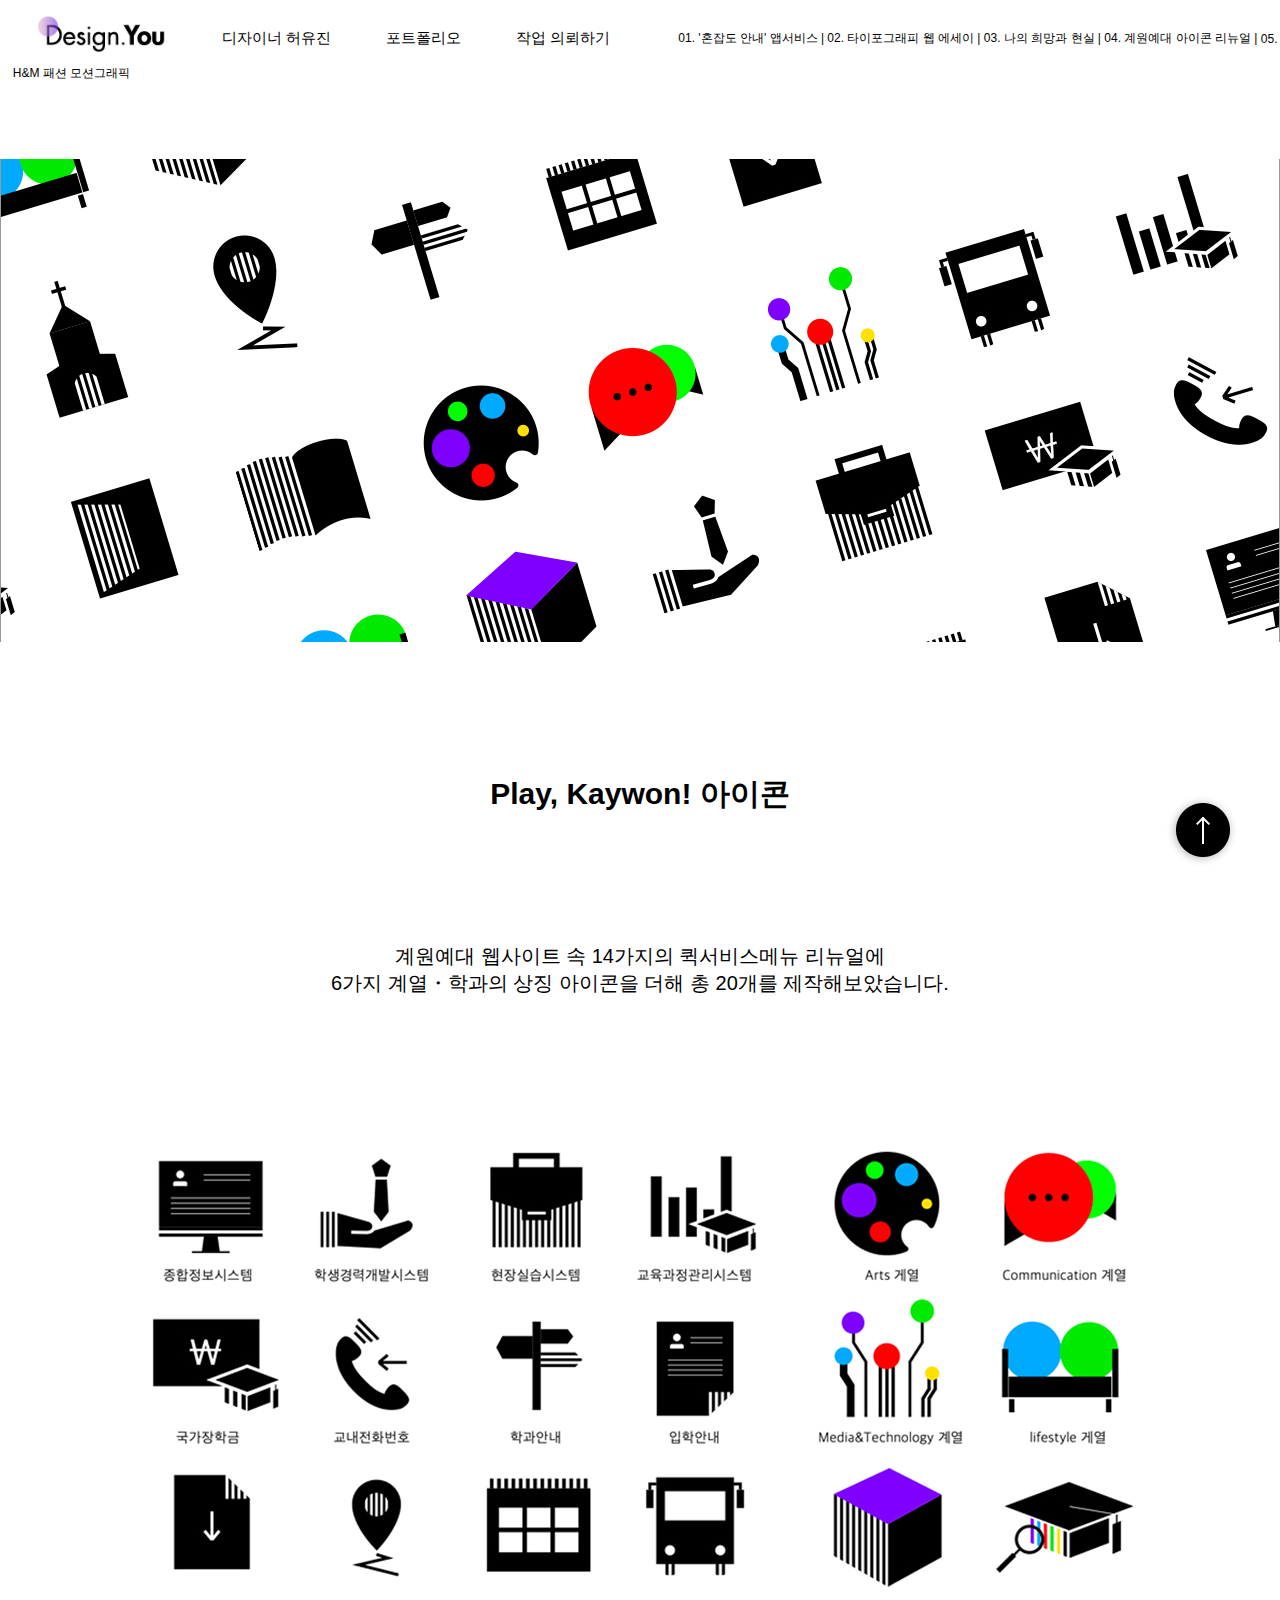
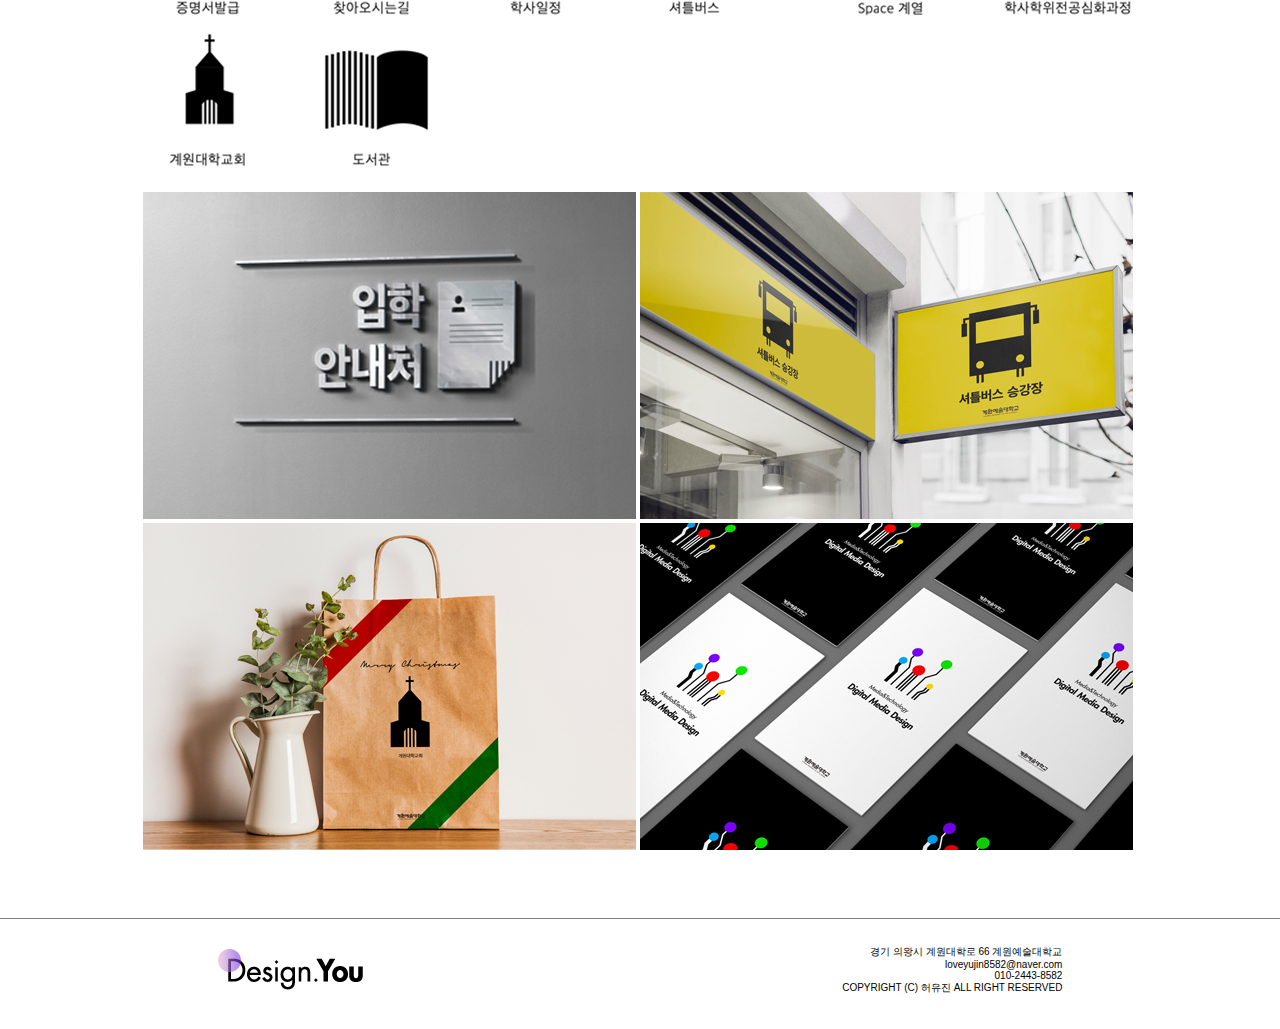
<file: index_portfolio_4.html>
<!DOCTYPE html><!-- 21961129 허유진 -->
<html lang="en" dir="ltr">
  <head>
    <meta charset="utf-8">
    <title>계원예대 아이콘 리뉴얼</title>
    <style media="screen">
      p {
        color:black;
        font-family:"Noto Sans KR" , sans-serif;
        font-size:12px;
        font-weight: normal;
        line-height: 200%;
        vertical-align: text-top;
        margin: 2% 0 0 2%;
        border-left:solid 2px black;
        padding:0 0 0 2%;
      }
      #menu li span {
        text-align: right;
        margin:3% 3% 0 1%;
        vertical-align:center;
        font-size: 12px;
        font-family: 'Noto Sans KR', sans-serif;
        font-weight: 200;
      }
      table,tr,td {
        border-collapse:collapse;
      }
      table {
        width:500px;
        margin:0 auto;
      }
      td {
        width:240px;
        vertical-align: top;
      }
      #gutter {
        width:20px;
      }
      #table span {
        font-size:20px;
        font-family: 'Noto Sans KR', sans-serif;
        font-weight: 700;
      }
    </style>
  </head>
  <body>
    <link type="text/css" rel="stylesheet" href="./css.css"></link>
    <link href="https://fonts.googleapis.com/css2?family=NotoSerifKR&display=swap" rel="stylesheet">
    <link href="https://fonts.googleapis.com/css2?family=NotoSansKR&display=swap" rel="stylesheet">
    <ul id="menu">
     <li><a href="./index.html"><img id="logo" src="./logo.png"></a></li>
     <li><a href="./index_me_about.html">디자이너 허유진</a></li>
     <li><a href="./index_portfolio_main.html"><b>포트폴리오</b></a></li>
     <li><a href="./index_request.html">작업 의뢰하기</a></li>
     <li><span><a href="./index_portfolio_1.html">01. '혼잡도 안내' 앱서비스</a> |
       <a href="./index_portfolio_2.html">02. 타이포그래피 웹 에세이</a> |
       <a href="./index_portfolio_3.html">03. 나의 희망과 현실</a> |
       <a href="./index_portfolio_4.html"><b>04. 계원예대 아이콘 리뉴얼</b></a> |
       <a href="./index_portfolio_5.html">05. H&M 패션 모션그래픽</a></li>
    </ul>
    <img src="./main4_3.jpg" width="100%">
   <center>
     <h3>Play, Kaywon! 아이콘</h3>
     <h4>계원예대 웹사이트 속 14가지의 퀵서비스메뉴 리뉴얼에<br>
       6가지 계열・학과의 상징 아이콘을 더해 총 20개를 제작해보았습니다.</h4>
     <table id="table">
       <tr>
        <td colspan="2"><img src="./main4_4.jpg"></td>
       </tr>
       <tr>
         <td><img src="./main4_5.jpg"></td>
         <td><img src="./main4_6.jpg"></td>
       </tr>
       <tr>
         <td><img src="./main4_7.jpg"></td>
         <td><img src="./main4_8.jpg"></td>
       </tr>
     </table>
   </center>
   <footer>
    <div id='footer_box'>
     <div id='footer_logo'>
      <img src='./logo.png'>
       </div>
        <ul id='address'>
         <li>경기 의왕시 계원대학로 66 계원예술대학교</li>
         <li>loveyujin8582@naver.com</li>
         <li>010-2443-8582</li>
         <li>COPYRIGHT (C) 허유진 ALL RIGHT RESERVED</li>
        </ul>
       </div>
     </div>
    </footer>
    <a style="display:scroll; position:fixed; bottom:3%; right:3%;" href="#">
     <img src="./top_bt.png"></a>
  </body>
</html>
</file>
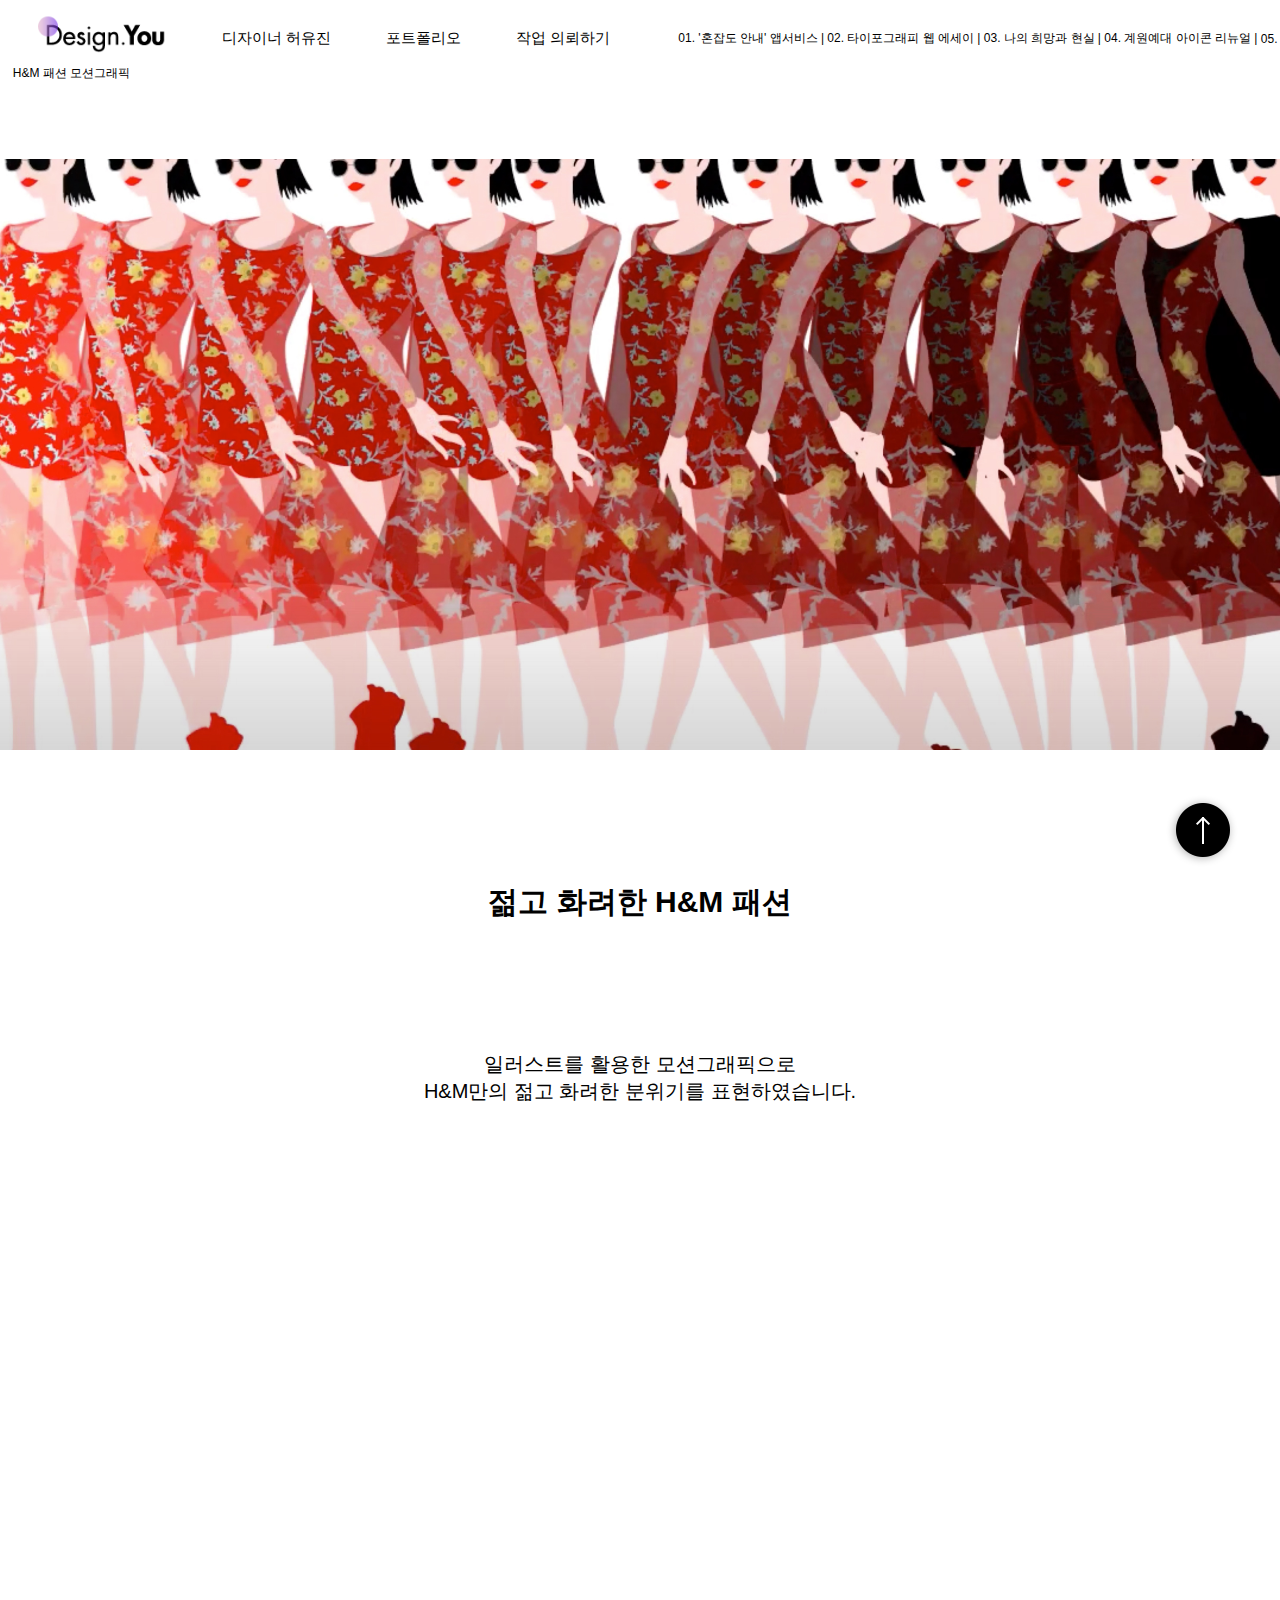
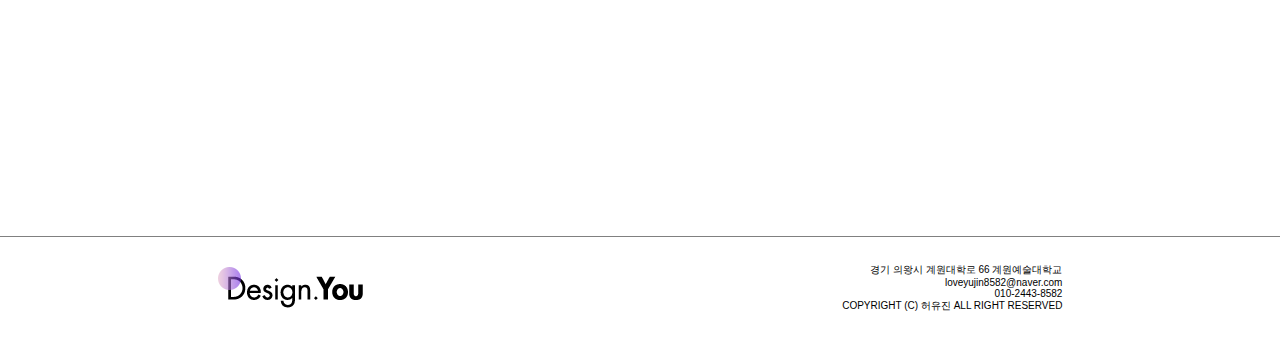
<file: index_portfolio_5.html>
<!DOCTYPE html><!-- 21961129 허유진 -->
<html lang="en" dir="ltr">
  <head>
    <meta charset="utf-8">
    <title>H&M 패션 모션그래픽</title>
    <style media="screen">
      p {
        color:black;
        font-family:"Noto Sans KR" , sans-serif;
        font-size:12px;
        font-weight: normal;
        line-height: 200%;
        vertical-align: text-top;
        margin: 2% 0 0 2%;
        border-left:solid 2px black;
        padding:0 0 0 2%;
      }
      #menu li span {
        text-align: right;
        margin:3% 3% 0 1%;
        vertical-align:center;
        font-size: 12px;
        font-family: 'Noto Sans KR', sans-serif;
        font-weight: 200;
      }
    </style>
  </head>
  <body>
    <link type="text/css" rel="stylesheet" href="./css.css"></link>
    <link href="https://fonts.googleapis.com/css2?family=NotoSerifKR&display=swap" rel="stylesheet">
    <link href="https://fonts.googleapis.com/css2?family=NotoSansKR&display=swap" rel="stylesheet">
    <ul id="menu">
     <li><a href="./index.html"><img id="logo" src="./logo.png"></a></li>
     <li><a href="./index_me_about.html">디자이너 허유진</a></li>
     <li><a href="./index_portfolio_main.html"><b>포트폴리오</b></a></li>
     <li><a href="./index_request.html">작업 의뢰하기</a></li>
     <li><span><a href="./index_portfolio_1.html">01. '혼잡도 안내' 앱서비스</a> |
       <a href="./index_portfolio_2.html">02. 타이포그래피 웹 에세이</a> |
       <a href="./index_portfolio_3.html">03. 나의 희망과 현실</a> |
       <a href="./index_portfolio_4.html">04. 계원예대 아이콘 리뉴얼</a> |
       <a href="./index_portfolio_5.html"><b>05. H&M 패션 모션그래픽</b></a></li>
    </ul>
    <img src="./main5_3.jpg" width="100%">
   <center>
     <h3>젊고 화려한 H&M 패션</h3>
     <h4>일러스트를 활용한 모션그래픽으로<br>
       H&M만의 젊고 화려한 분위기를 표현하였습니다.</h4>
     <iframe width="951" height="535" src="https://www.youtube.com/embed/EDBIfuwaZ5s" frameborder="0" allow="accelerometer; autoplay; encrypted-media; gyroscope; picture-in-picture" allowfullscreen></iframe>
   </center>
   <footer>
    <div id='footer_box'>
     <div id='footer_logo'>
      <img src='./logo.png'>
       </div>
        <ul id='address'>
         <li>경기 의왕시 계원대학로 66 계원예술대학교</li>
         <li>loveyujin8582@naver.com</li>
         <li>010-2443-8582</li>
         <li>COPYRIGHT (C) 허유진 ALL RIGHT RESERVED</li>
        </ul>
       </div>
     </div>
    </footer>
    <a style="display:scroll; position:fixed; bottom:3%; right:3%;" href="#">
     <img src="./top_bt.png"></a>
  </body>
</html>
</file>
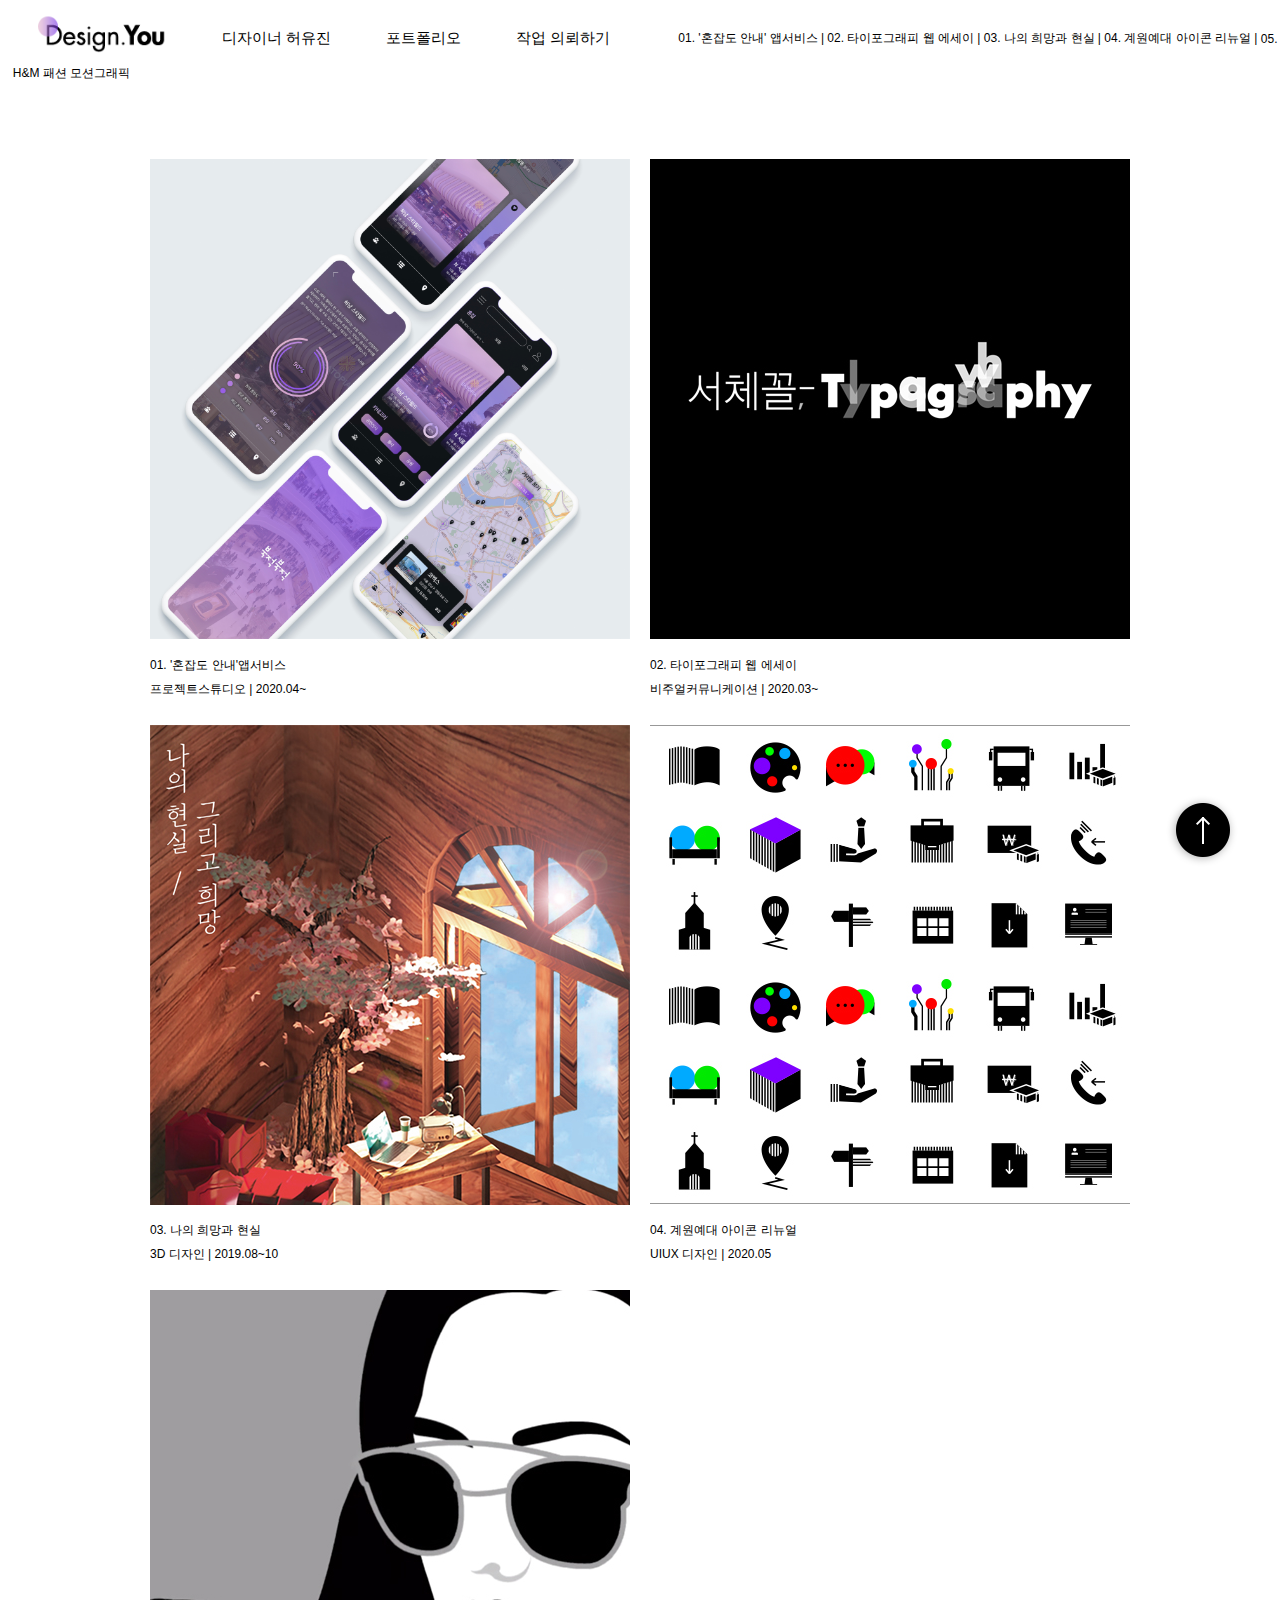
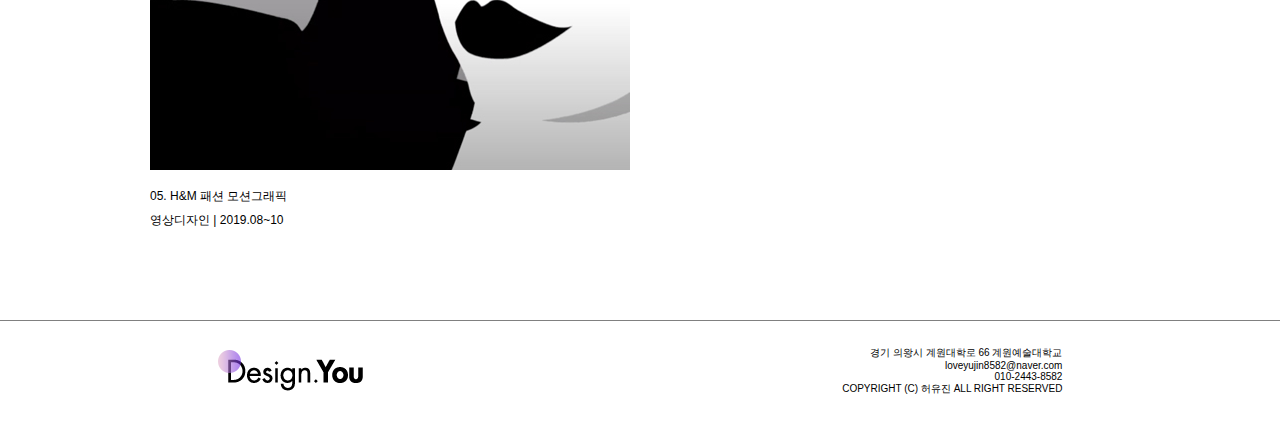
<file: index_portfolio_main.html>
<!DOCTYPE html><!-- 21961129 허유진 -->
<html lang="en" dir="ltr">
  <head>
    <meta charset="utf-8">
    <title>포트폴리오 메인</title>
    <style media="screen">
      p {
        color:black;
        font-family:"Noto Sans KR" , sans-serif;
        font-size:12px;
        font-weight: normal;
        line-height: 200%;
        vertical-align: text-top;
        margin: 2% 0 5% 0;
      }
      #menu li span {
        text-align: right;
        margin:3% 3% 0 1%;
        vertical-align:center;
        font-size: 12px;
        font-family: 'Noto Sans KR', sans-serif;
        font-weight: 200;
      }
      table,tr,td {
        border-collapse:collapse;
      }
      table {
        margin:0 auto;
      }
      td {
        width:480px;
        vertical-align: top;
      }
      td li {
        border-left: solid 3px black;
        margin-top: 3%;
        padding-left: 5%;
      }
      #gutter {
        width:20px;
      }
      #table span {
        font-size:20px;
        font-family: 'Noto Sans KR', sans-serif;
        font-weight: 700;
      }
      #img:hover {
        opacity: 70%;
      }
    </style>
  </head>
  <body>
    <link type="text/css" rel="stylesheet" href="./css.css"></link>
    <link href="https://fonts.googleapis.com/css2?family=NotoSerifKR&display=swap" rel="stylesheet">
    <link href="https://fonts.googleapis.com/css2?family=NotoSansKR&display=swap" rel="stylesheet">
    <ul id="menu">
     <li><a href="./index.html"><img id="logo" src="./logo.png"></a></li>
     <li><a href="./index_me_about.html">디자이너 허유진</a></li>
     <li><a href="./index_portfolio_main.html"><b>포트폴리오</b></a></li>
     <li><a href="./index_request.html">작업 의뢰하기</a></li>
     <li><span><a href="./index_portfolio_1.html">01. '혼잡도 안내' 앱서비스</a> |
       <a href="./index_portfolio_2.html">02. 타이포그래피 웹 에세이</a> |
       <a href="./index_portfolio_3.html">03. 나의 희망과 현실</a> |
       <a href="./index_portfolio_4.html">04. 계원예대 아이콘 리뉴얼</a> |
       <a href="./index_portfolio_5.html">05. H&M 패션 모션그래픽</a></li>
    </ul>
   <center>
     <table id="table">
       <tr>
        <td><a id="img" href="./index_portfolio_1.html"><img src="./main1.jpg" width="480px"></a></td>
        <td id="gutter"></td>
        <td><a id="img" href="./index_portfolio_2.html"><img src="./main2_2.jpg"></a></td>
       </tr>
       <tr>
         <td><a href="./index_portfolio_1.html"><p>01. '혼잡도 안내'앱서비스<br>프로젝트스튜디오 | 2020.04~</p></td>
        <td id="gutter"></td>
         <td><a href="./index_portfolio_2.html"><p>02. 타이포그래피 웹 에세이<br>비주얼커뮤니케이션 | 2020.03~</p></td>
       </tr>
       <tr>
         <td><a id="img" href="./index_portfolio_3.html"><img src="./main3_2.jpg"></a></td>
         <td id="gutter"></td>
         <td><a id="img" href="./index_portfolio_4.html"><img src="./main4_2.jpg"></a></td>
       </tr>
       <tr>
         <td><a href="./index_portfolio_3.html"><p>03. 나의 희망과 현실<br>3D 디자인 | 2019.08~10</p></td>
         <td id="gutter"></td>
         <td><a href="./index_portfolio_4.html"><P>04. 계원예대 아이콘 리뉴얼<br>UIUX 디자인 | 2020.05</p></td>
       </tr>
       <tr>
         <td><a id="img" href="./index_portfolio_5.html"><img src="./main5_2.jpg"></a></td>
       </tr>
       <tr>
         <td><a href="./index_portfolio_5.html"><p>05. H&M 패션 모션그래픽<br>영상디자인 | 2019.08~10</p></a></td>
       </tr>
     </table>
   </center>
   <footer>
    <div id='footer_box'>
     <div id='footer_logo'>
      <img src='./logo.png'>
       </div>
        <ul id='address'>
         <li>경기 의왕시 계원대학로 66 계원예술대학교</li>
         <li>loveyujin8582@naver.com</li>
         <li>010-2443-8582</li>
         <li>COPYRIGHT (C) 허유진 ALL RIGHT RESERVED</li>
        </ul>
       </div>
     </div>
    </footer>
    <a style="display:scroll; position:fixed; bottom:3%; right:3%;" href="#">
     <img src="./top_bt.png"></a>
  </body>
</html>
</file>
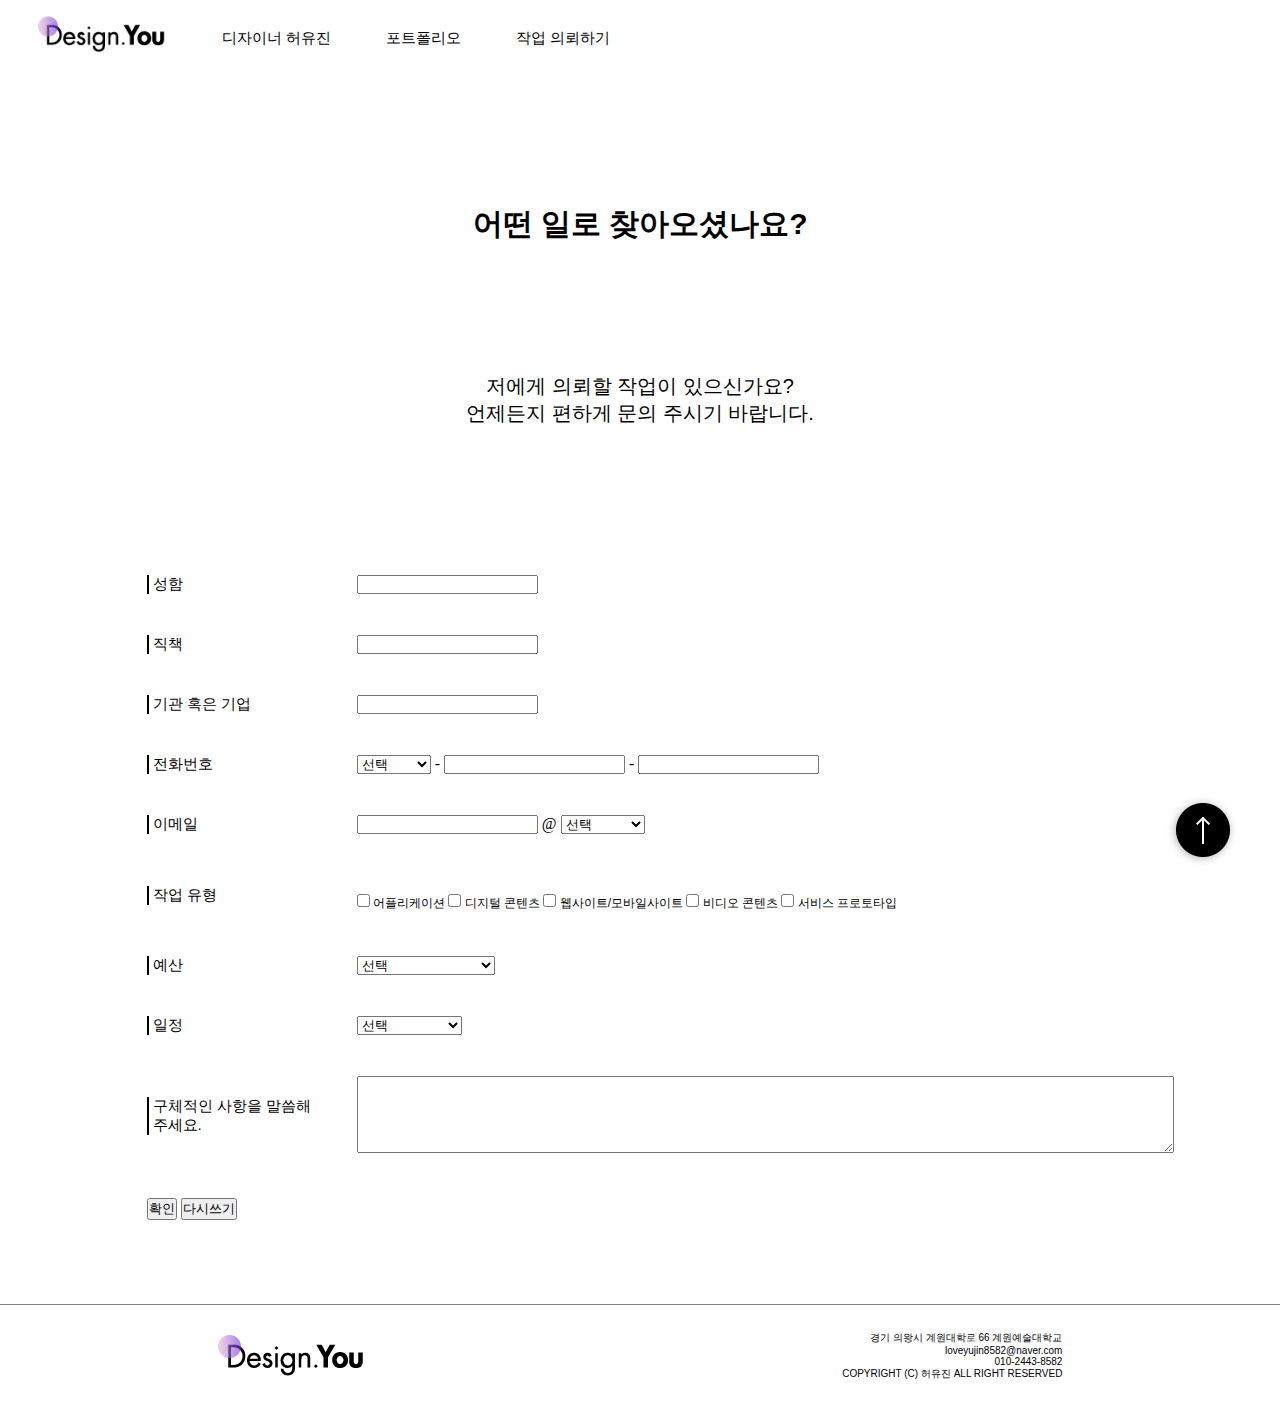
<file: index_request.html>
<!DOCTYPE html><!-- 21961129 허유진 -->
<html lang="en" dir="ltr">
  <head>
    <meta charset="utf-8">
    <title>작업 의뢰하기</title>
    <style media="screen">
      h5 {
        color:black;
        font-family:"Noto Sans KR" , sans-serif;
        font-size:15px;
        font-weight: 500;
        vertical-align: text-top;
        border-left:solid 2px black;
        padding-left: 2%;
      }
      p {
        color:black;
        font-family:"Noto Sans KR" , sans-serif;
        font-size:12px;
        font-weight: normal;
        line-height: 200%;
        vertical-align: text-top;
        margin: 2% 2% 0 0;
        padding:0 0 0 0;
      }
      #menu li span {
        text-align: right;
        margin:3% 3% 0 1%;
        vertical-align:center;
        font-size: 12px;
        font-family: 'Noto Sans KR', sans-serif;
        font-weight: 200;
      }
      #bt {
        font-size: 15px;
      }
      table {
        /*width:60%;*/
      }
      td {
        padding:2%;
      }
    </style>
  </head>
  <body>
    <link type="text/css" rel="stylesheet" href="./css.css"></link>
    <link href="https://fonts.googleapis.com/css2?family=NotoSerifKR&display=swap" rel="stylesheet">
    <link href="https://fonts.googleapis.com/css2?family=NotoSansKR&display=swap" rel="stylesheet">
    <ul id="menu">
     <li><a href="./index.html"><img id="logo" src="./logo.png"></a></li>
     <li><a href="./index_me_about.html">디자이너 허유진</a></li>
     <li><a href="./index_portfolio_main.html">포트폴리오</a></li>
     <li><a href="./index_request.html"><b>작업 의뢰하기</b></a></li>
    </ul>
   <center>
     <h3>어떤 일로 찾아오셨나요?</h3>
     <h4>저에게 의뢰할 작업이 있으신가요?<br>
       언제든지 편하게 문의 주시기 바랍니다.</h4>
       <center>
       <table border="none">
         <form>
           <tr>
             <td><h5>성함</h5></td>
             <td><input type="text"></td>
           </tr>
           <tr>
             <td><h5>직책</h5></td>
             <td><input type="text"></td>
           </tr>
           <tr>
             <td><h5>기관 혹은 기업</h5></td>
             <td><input type="text"></td>
           </tr>
           <tr>
             <td><h5>전화번호</h5></td>
             <td>
               <select>
               <option><p>선택</p></option>
               <option><p>010</p></option>
               <option><p>011</p></option>
               <option><p>012</p></option>
               <option><p>013</p></option>
               <option><p>직접입력</p></option>
             </select> - <input type="text"> - <input type="text"></td>
           </tr>
           <tr>
             <td><h5>이메일</h5></td>
             <td><input type="text"> @
             <select>
               <option><p>선택</p></option>
               <option><p>naver.com</p></option>
               <option><p>hamail.net</p></option>
               <option><p>daum.net</p></option>
               <option><p>gmail.com</p></option>
               <option><p>직접입력</p></option>
             </select></td>
           </tr>
           <tr>
             <td><h5>작업 유형</h5></td>
             <td><p><input type="checkbox" name="1"> 어플리케이션
                 <input type="checkbox" name="2"> 디지털 콘텐츠
                 <input type="checkbox" name="3"> 웹사이트/모바일사이트
                 <input type="checkbox" name="4"> 비디오 콘텐츠
                 <input type="checkbox" name="5"> 서비스 프로토타입
             </p></td>
           </tr>
           <tr>
             <td><h5>예산</h5></td>
             <td><select>
               <option><p>선택</p></option>
               <option><p>5,000만 원 ~ 1억 원</p></option>
               <option><p>1억 원 ~ 3억 원</p></option>
               <option><p>3억 원 ~ 5억 원</p></option>
               <option><p>5억 원 초과</p></option>
               <option><p>미정</p></option>
             </select></td>
           </tr>
           <tr>
             <td><h5>일정</h5></td>
             <td><select>
               <option><p>선택</p></option>
               <option><p>지금 바로</p></option>
               <option><p>1개월 ~ 2개월</p></option>
               <option><p>3개월 ~ 5개월</p></option>
               <option><p>6개월 ~ 9개월</p></option>
               <option><p>9개월 이상</p></option>
             </select></td>
           </tr>
           <tr>
             <td><h5>구체적인 사항을 말씀해주세요.</h5></td>
             <td><textarea rows="5" cols="100"></textarea></td>
           </tr>
           <tr>
             <td><button type="submit">확인</button>
             <button type="reset">다시쓰기</button></td>
           </tr>
         </form>
       </table>
   </center>
   <footer>
    <div id='footer_box'>
     <div id='footer_logo'>
      <img src='./logo.png'>
       </div>
        <ul id='address'>
         <li>경기 의왕시 계원대학로 66 계원예술대학교</li>
         <li>loveyujin8582@naver.com</li>
         <li>010-2443-8582</li>
         <li>COPYRIGHT (C) 허유진 ALL RIGHT RESERVED</li>
        </ul>
       </div>
     </div>
    </footer>
    <a style="display:scroll; position:fixed; bottom:3%; right:3%;" href="#">
     <img src="./top_bt.png"></a>
  </body>
</html>
</file>
<file: css.css>
* {
  margin:0;
  padding:0;
}
ul {
  list-style-type:none;
}
a {
  text-decoration: none;
}
#logo {
  width:10%;
}
#menu {
  width:100%;
  height:3%;
  padding:1%;
  margin-bottom:5%;
}
#menu li {
  display:inline;
  margin:3% 2% 0 2%;
  vertical-align:center;
  font-size: 15px;
  font-family: 'Noto Sans KR', sans-serif;
}
#menu a:link {
  font-weight:300;
  text-decoration:none;
  color:black;
  vertical-align: middle;
}
#menu a:hover {
  font-weight:300;
  text-decoration:line-through;
}
#menu a:active {
  font-weight:400;
}
a:visited {
  color:black;
}
a:link {
  color:black;
}
h3 {
  color:black;
  font-family:"Noto Sans KR" , sans-serif;
  font-size:30px;
  font-weight: 700;
  text-align: center;
  margin: 10% 0 10% 0;
}
h4 {
  color:black;
  font-family:"Noto Sans KR" , sans-serif;
  font-size:20px;
  font-weight: 500;
  text-align: center;
  margin: 0 0 10% 0;
}
table, th, tr, td {
  border-collapse: collapse;
  border:none;
}
footer {
  width:100%;
  height:110px;
  margin-top:5%;
  border-top:solid 1px gray;
}
#footer_box {
  width:100%;
  height:30%;
  margin:0;
}
#footer_logo {
  float:left;
  margin:2% 0 0 17%;
}
#address {
  float: right;
  margin:2% 17% 0 4%;
  vertical-align:center;
  text-align: right;
  font-size: 10px;
  font-family: 'Noto Sans KR', sans-serif;
  font-weight: 200;
}
</file>
